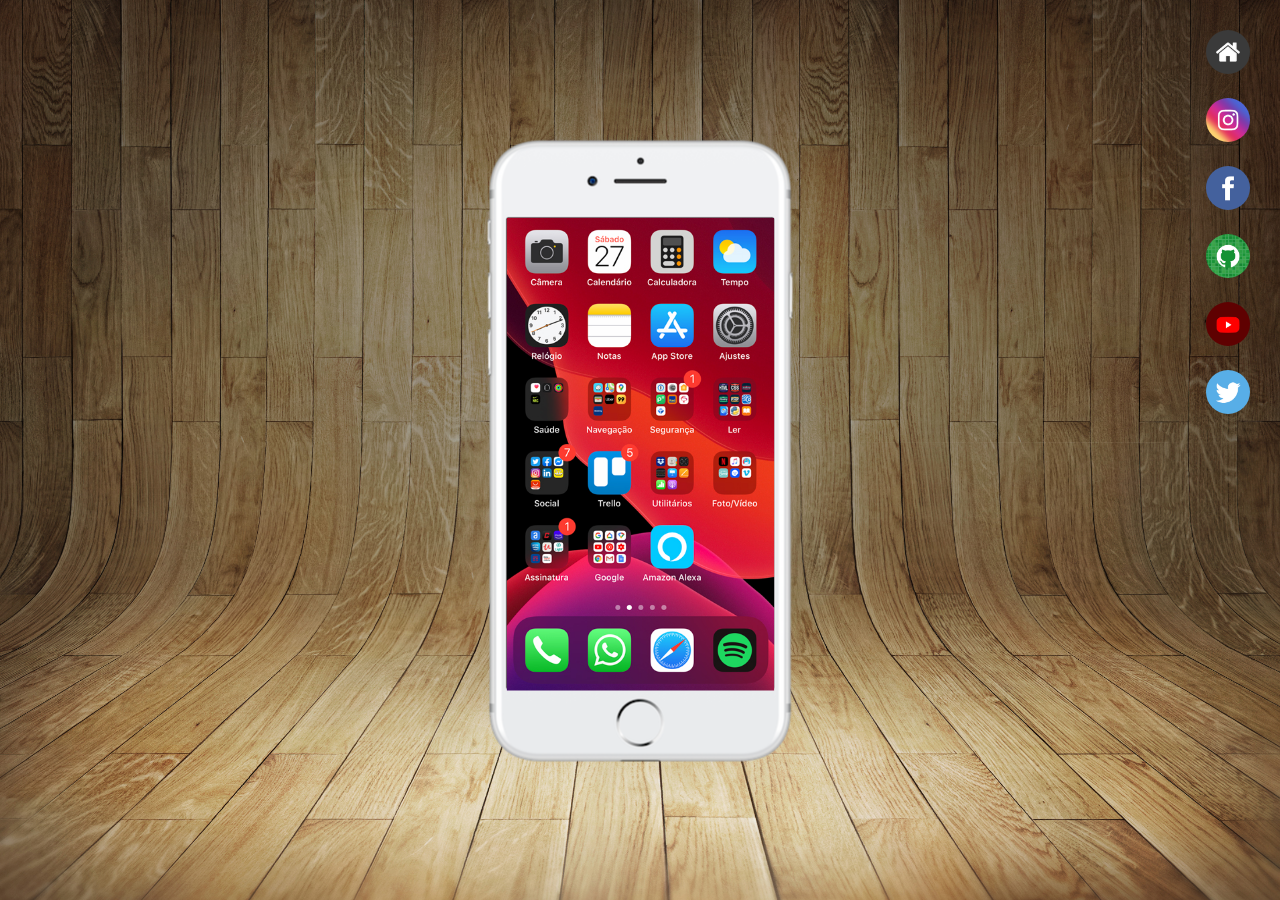
<file: index.html>
<!DOCTYPE html>
<html lang="pt-br">
<head>
    <meta charset="UTF-8">
    <meta name="viewport" content="width=device-width, initial-scale=1.0">
    <title>Projeto Redes Sociais</title>
    <link rel="stylesheet" href="style.css">
    <link rel="shortcut icon" href="favicon.ico" type="image/x-icon">
</head>
<body>
    <main>

        <section id="telefone">
            <iframe src="home.html" frameborder="0" name="tela" id="tela"></iframe>
            
        
        </section>
        <section id="redes-sociais">
           
            <a href="home.html" target="tela"><img src="imagens/logo-home.jpg" alt="Home" class="menu"></a> <br>

            <a href="instagran.html" target="tela"><img src="imagens/logo-instagram.jpg" alt="Instagran" class="menu"></a> <br>

            <a href="facebook.html" target="tela"><img src="imagens/logo-facebook.jpg" alt="Facebook" class="menu"></a> <br>

            <a href="github.html" target="tela">
                <img src="imagens/logo-github.jpg"
                alt="GitHub" class="menu"> <br>
            </a>

            <a href="yotube.html" target="tela">
                <img src="imagens/logo-youtube.jpg"
                alt="YouTube" class="menu">
            </a> <br>

            <a href="twitter.html" target="tela"><img src="imagens/logo-twitter.jpg" alt="Twitter" class="menu"> <br></a>
        </section>

    
    </main>
    
</body>
</html>
</file>
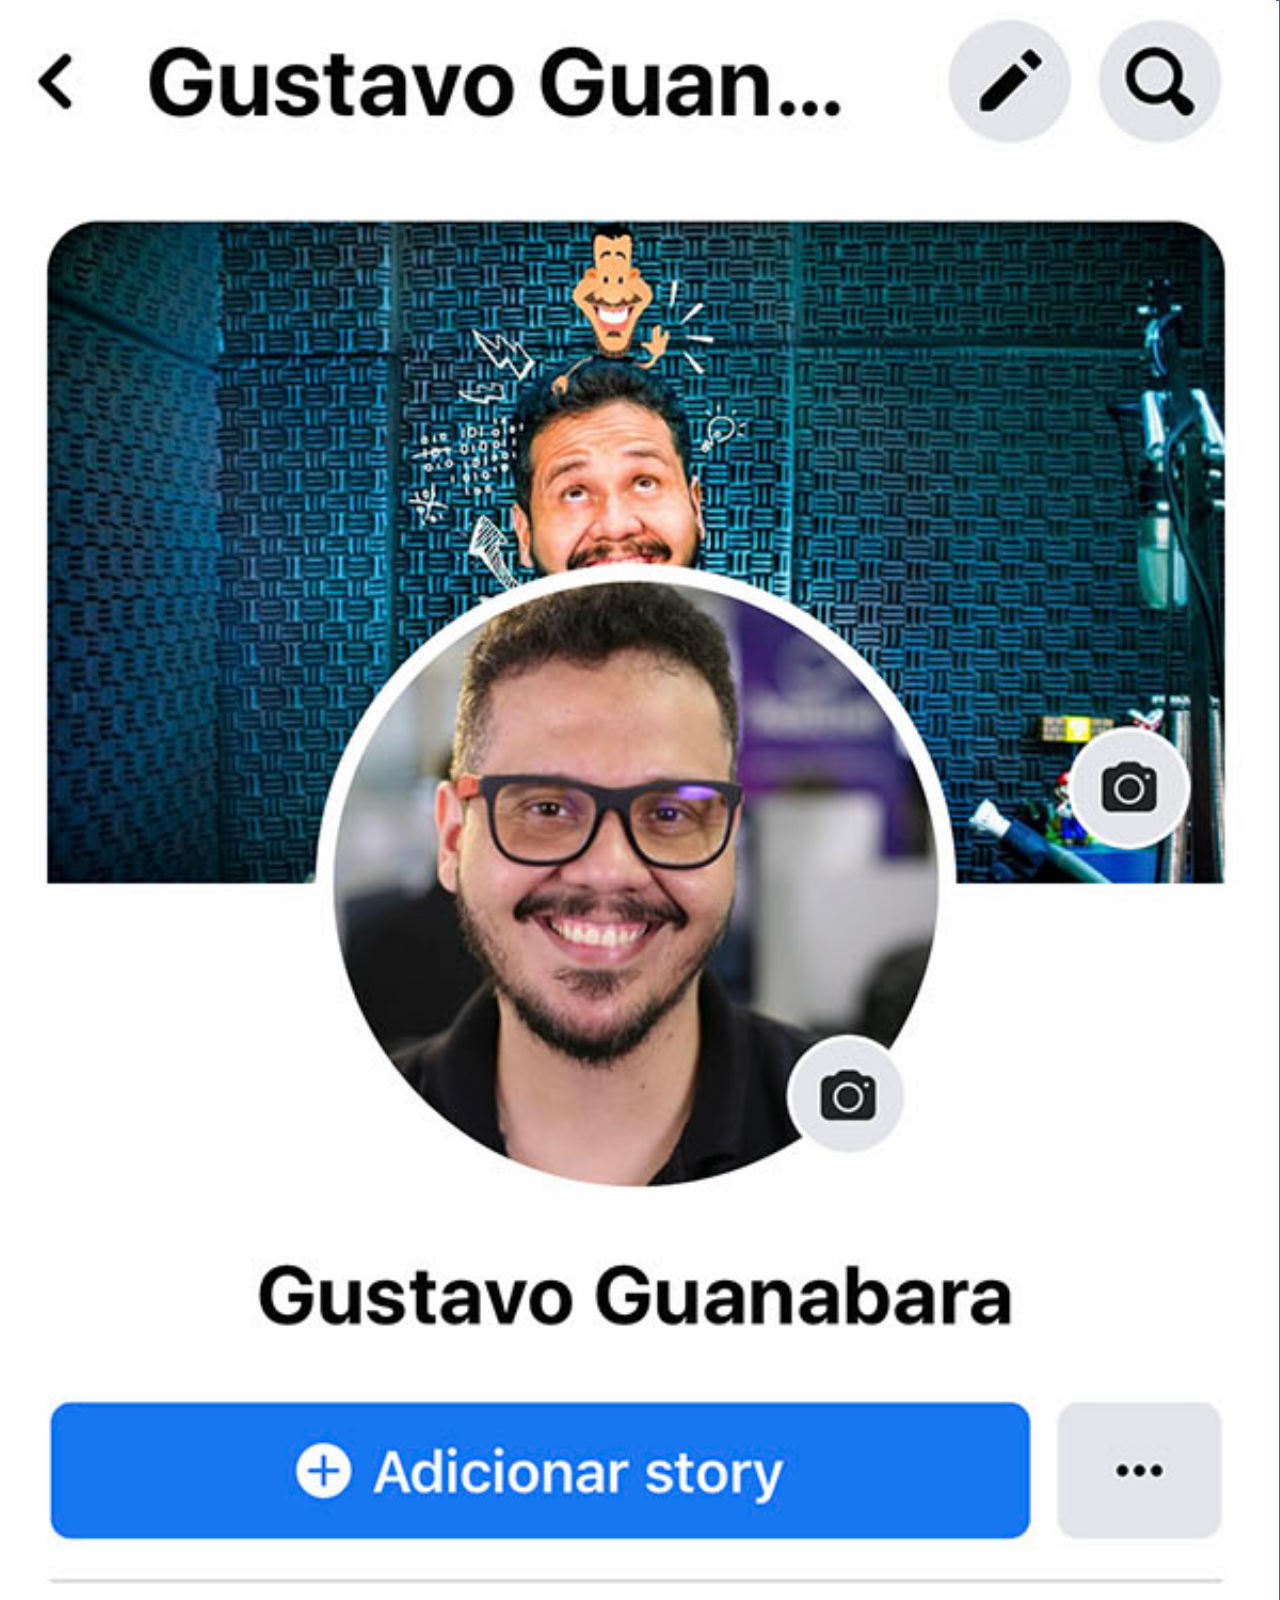
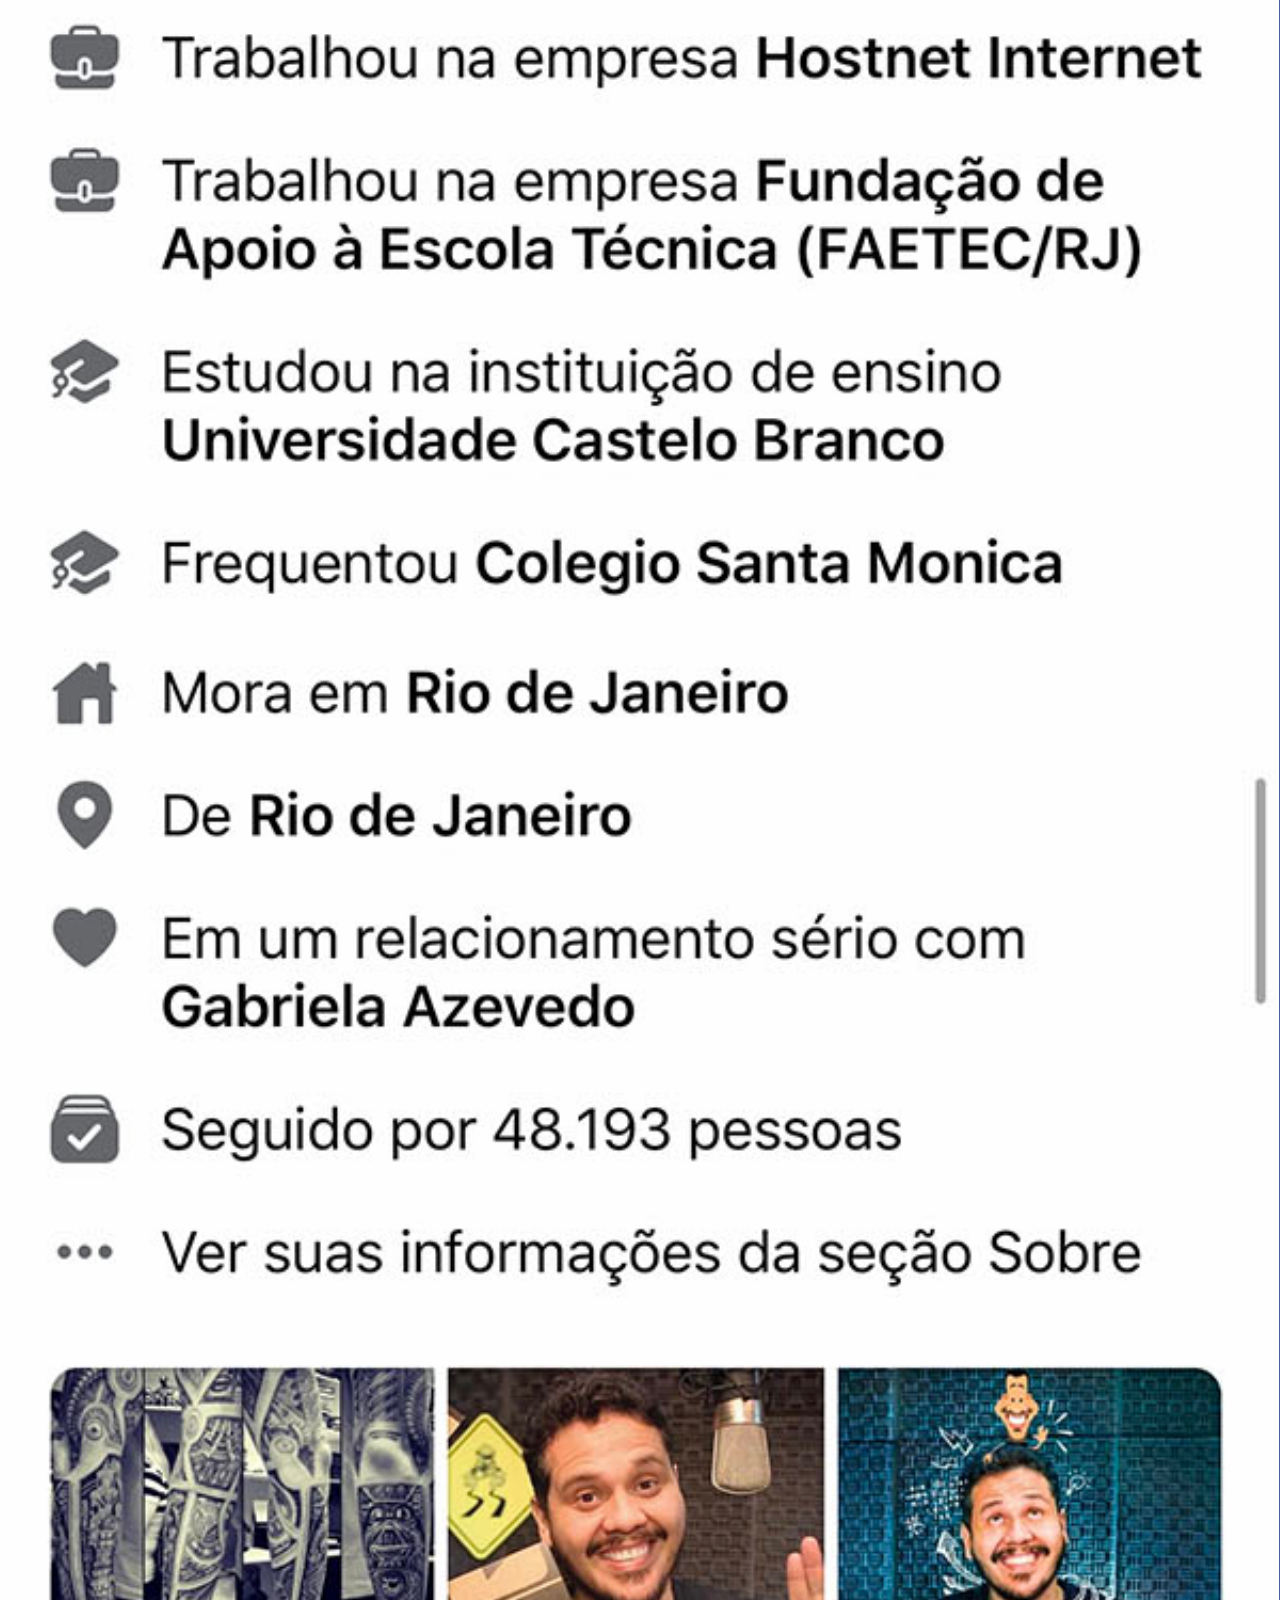
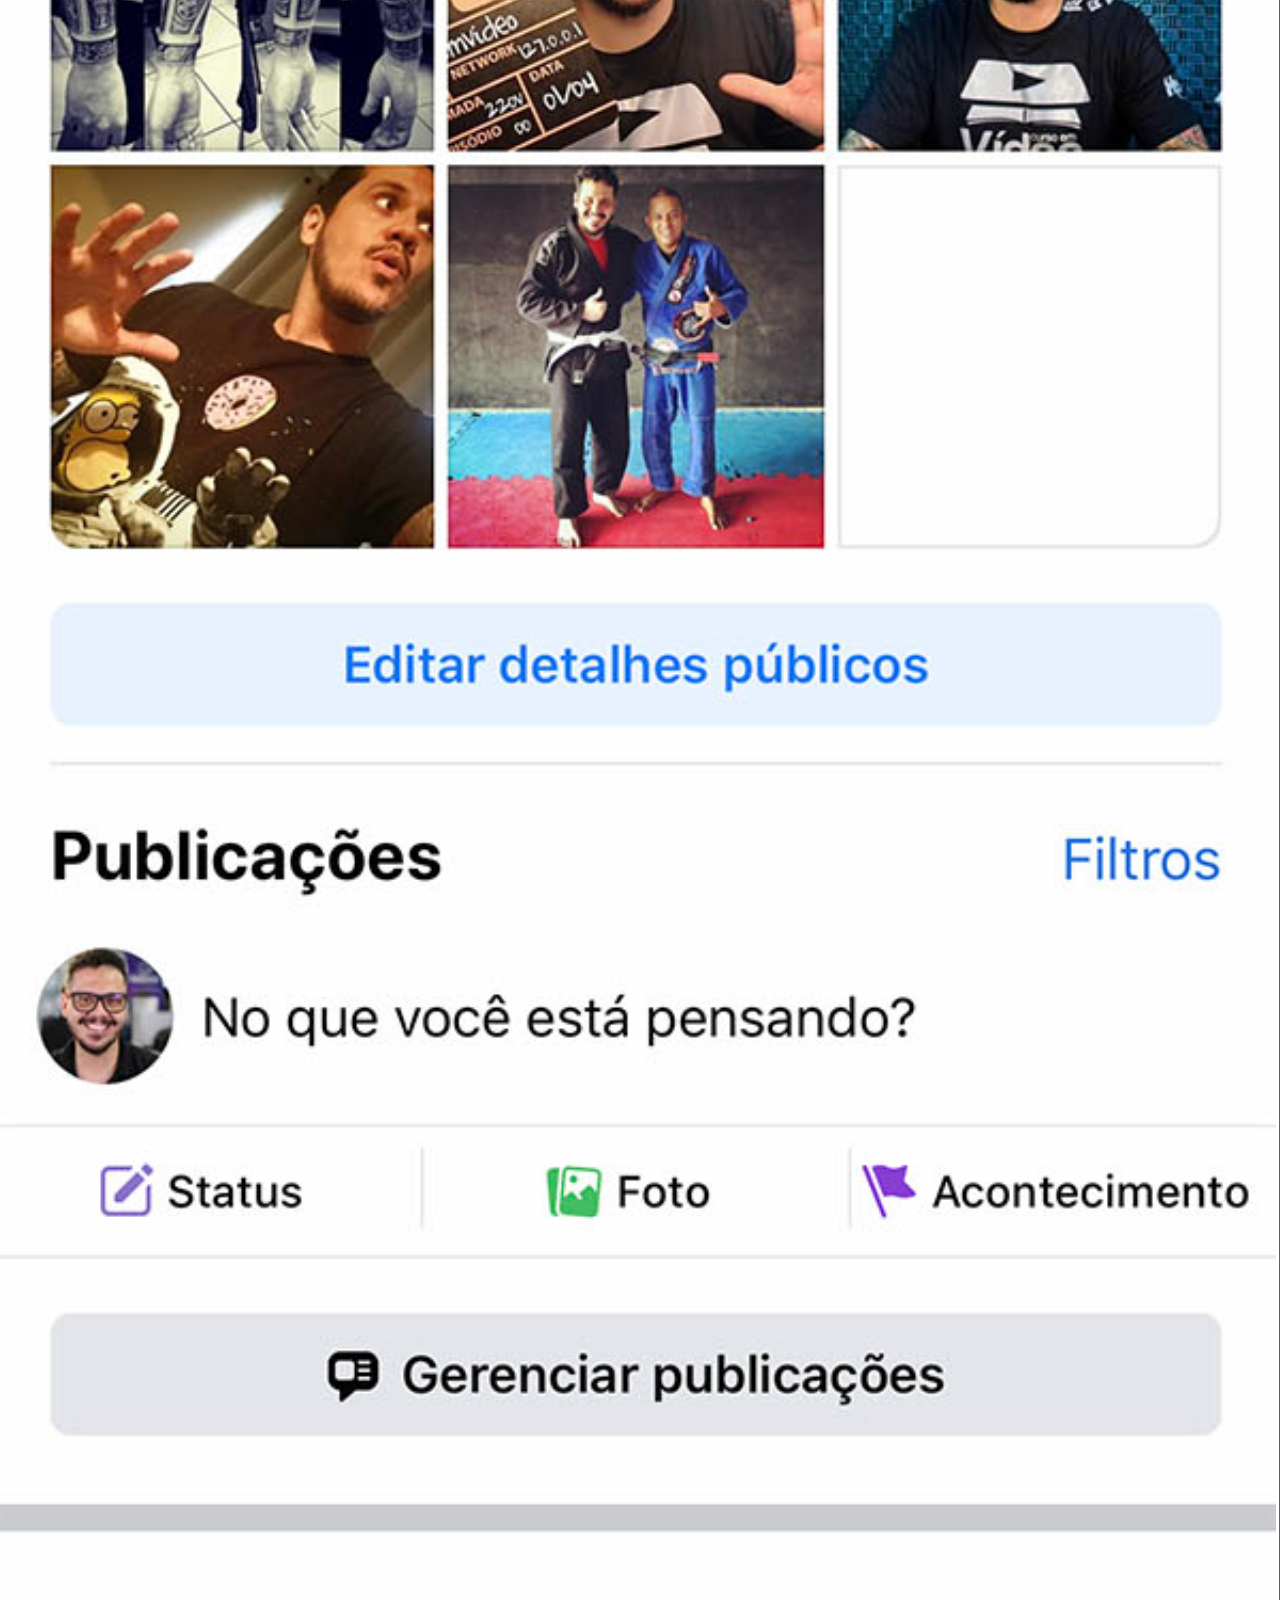
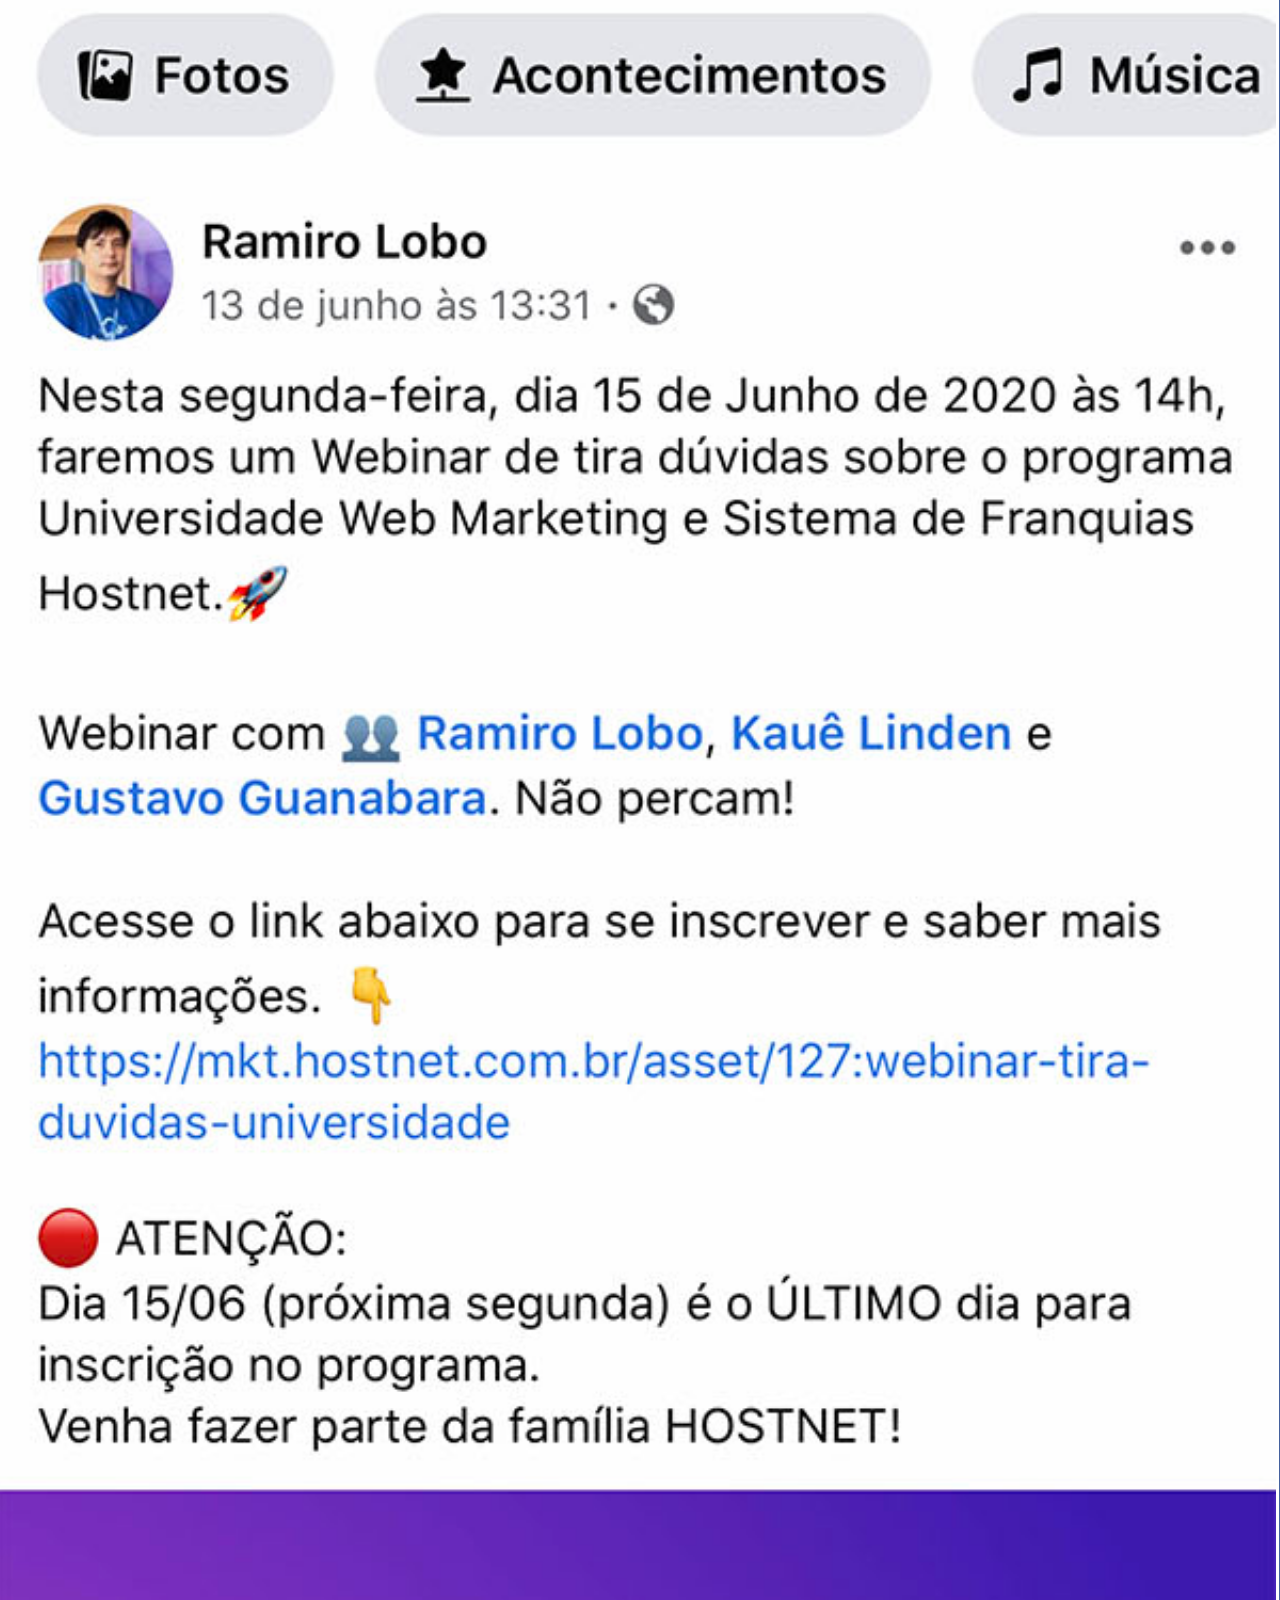
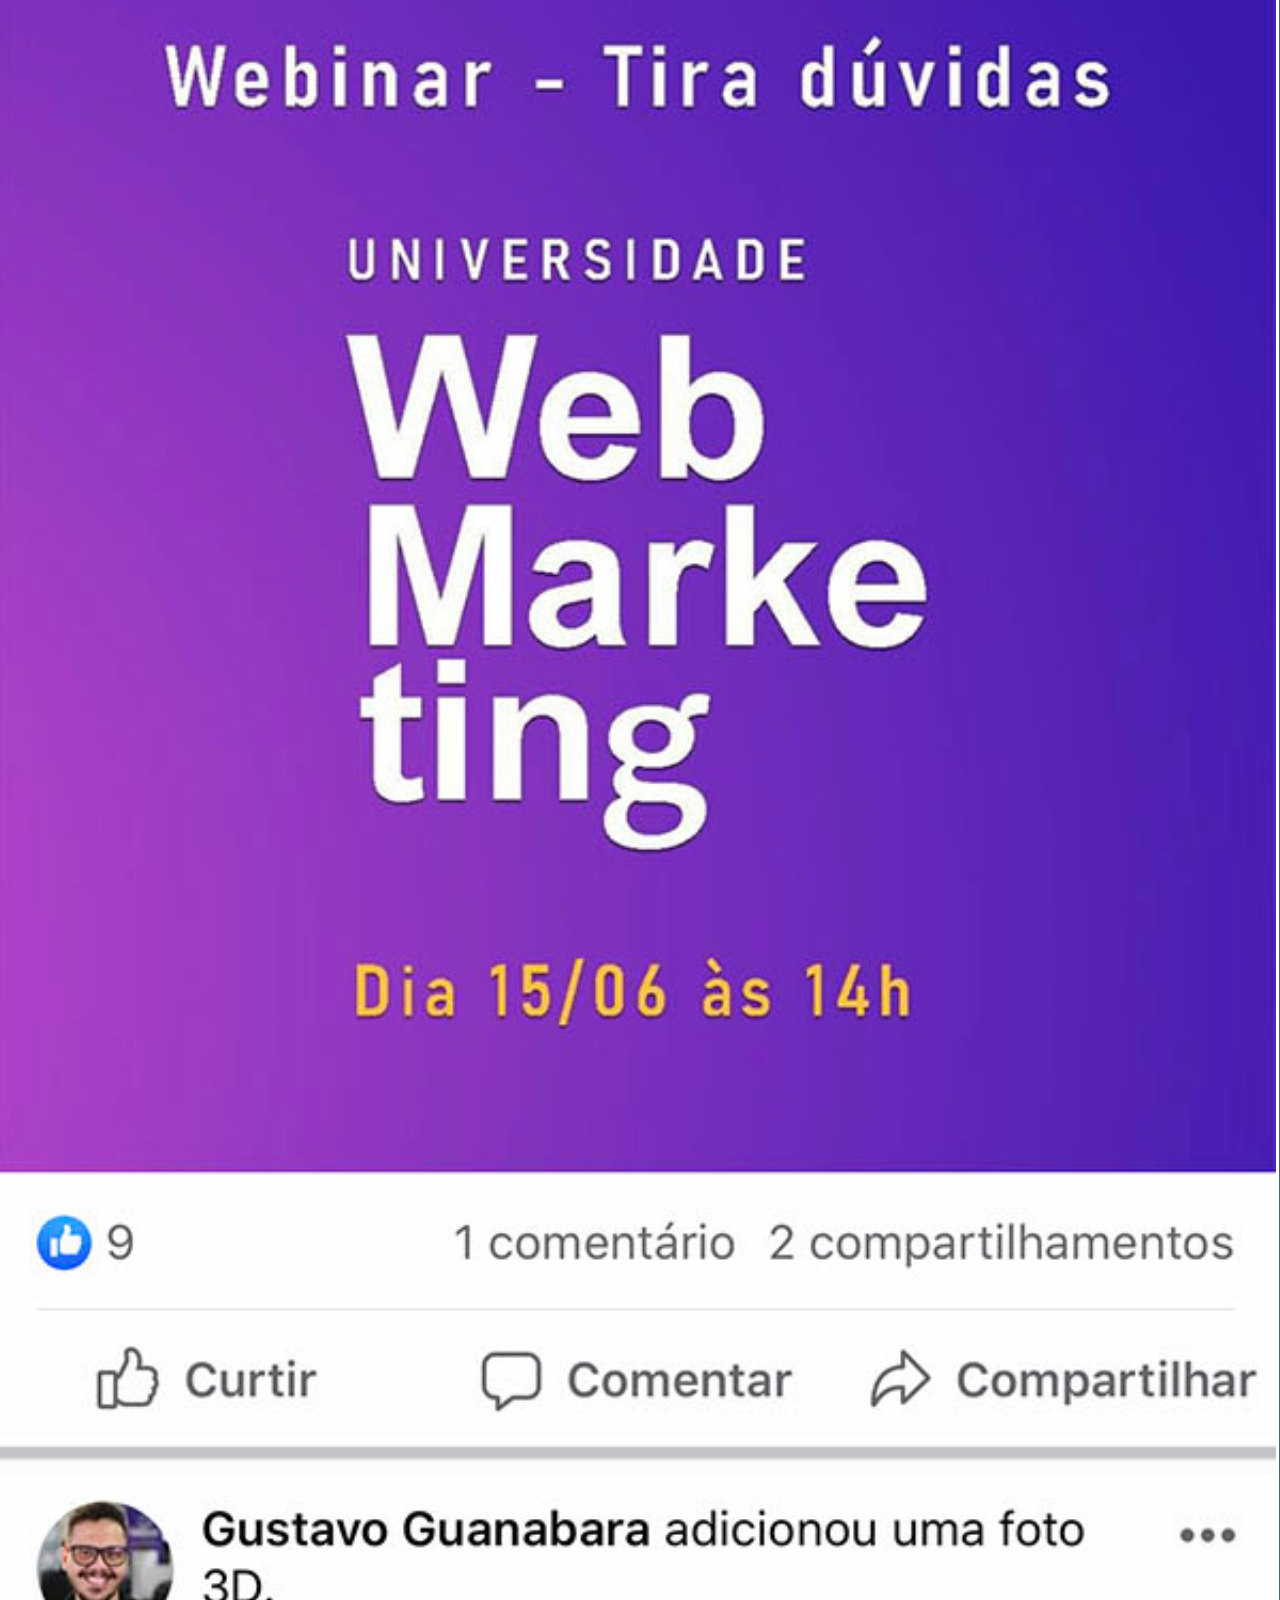
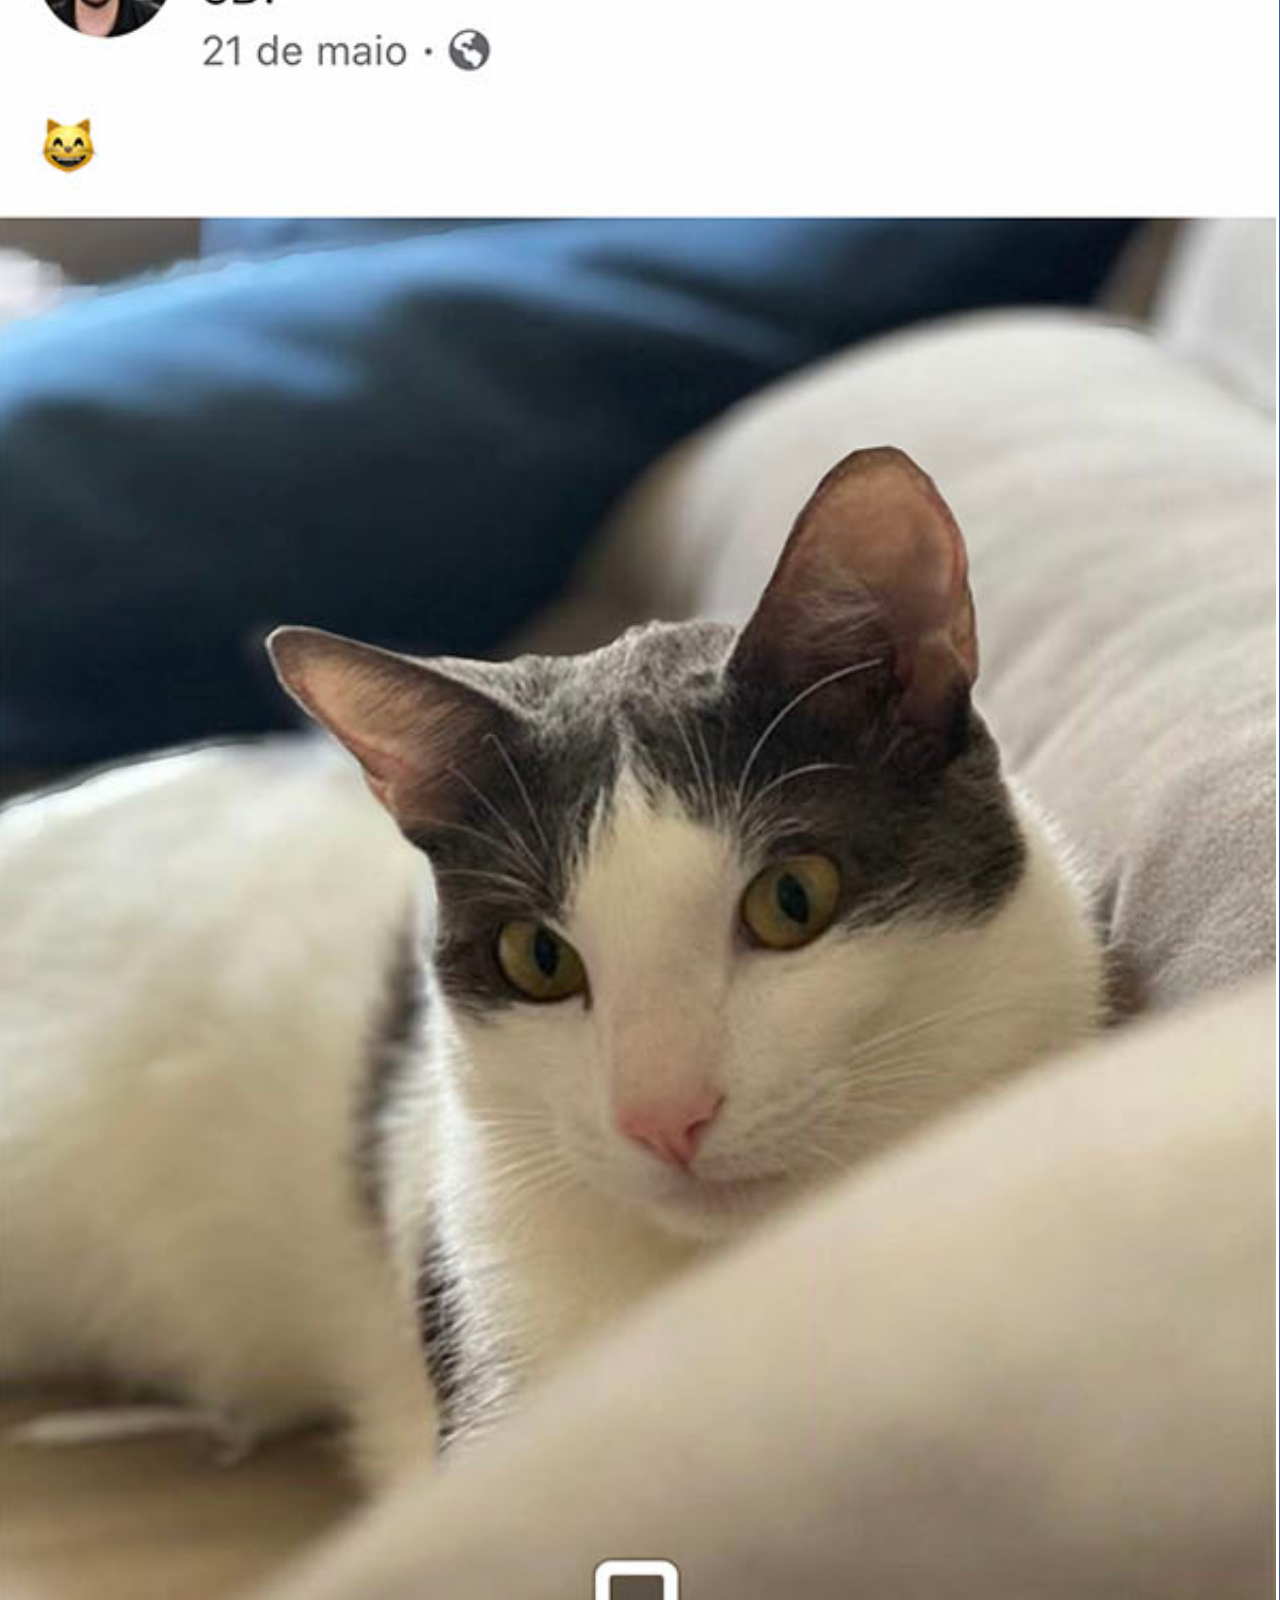
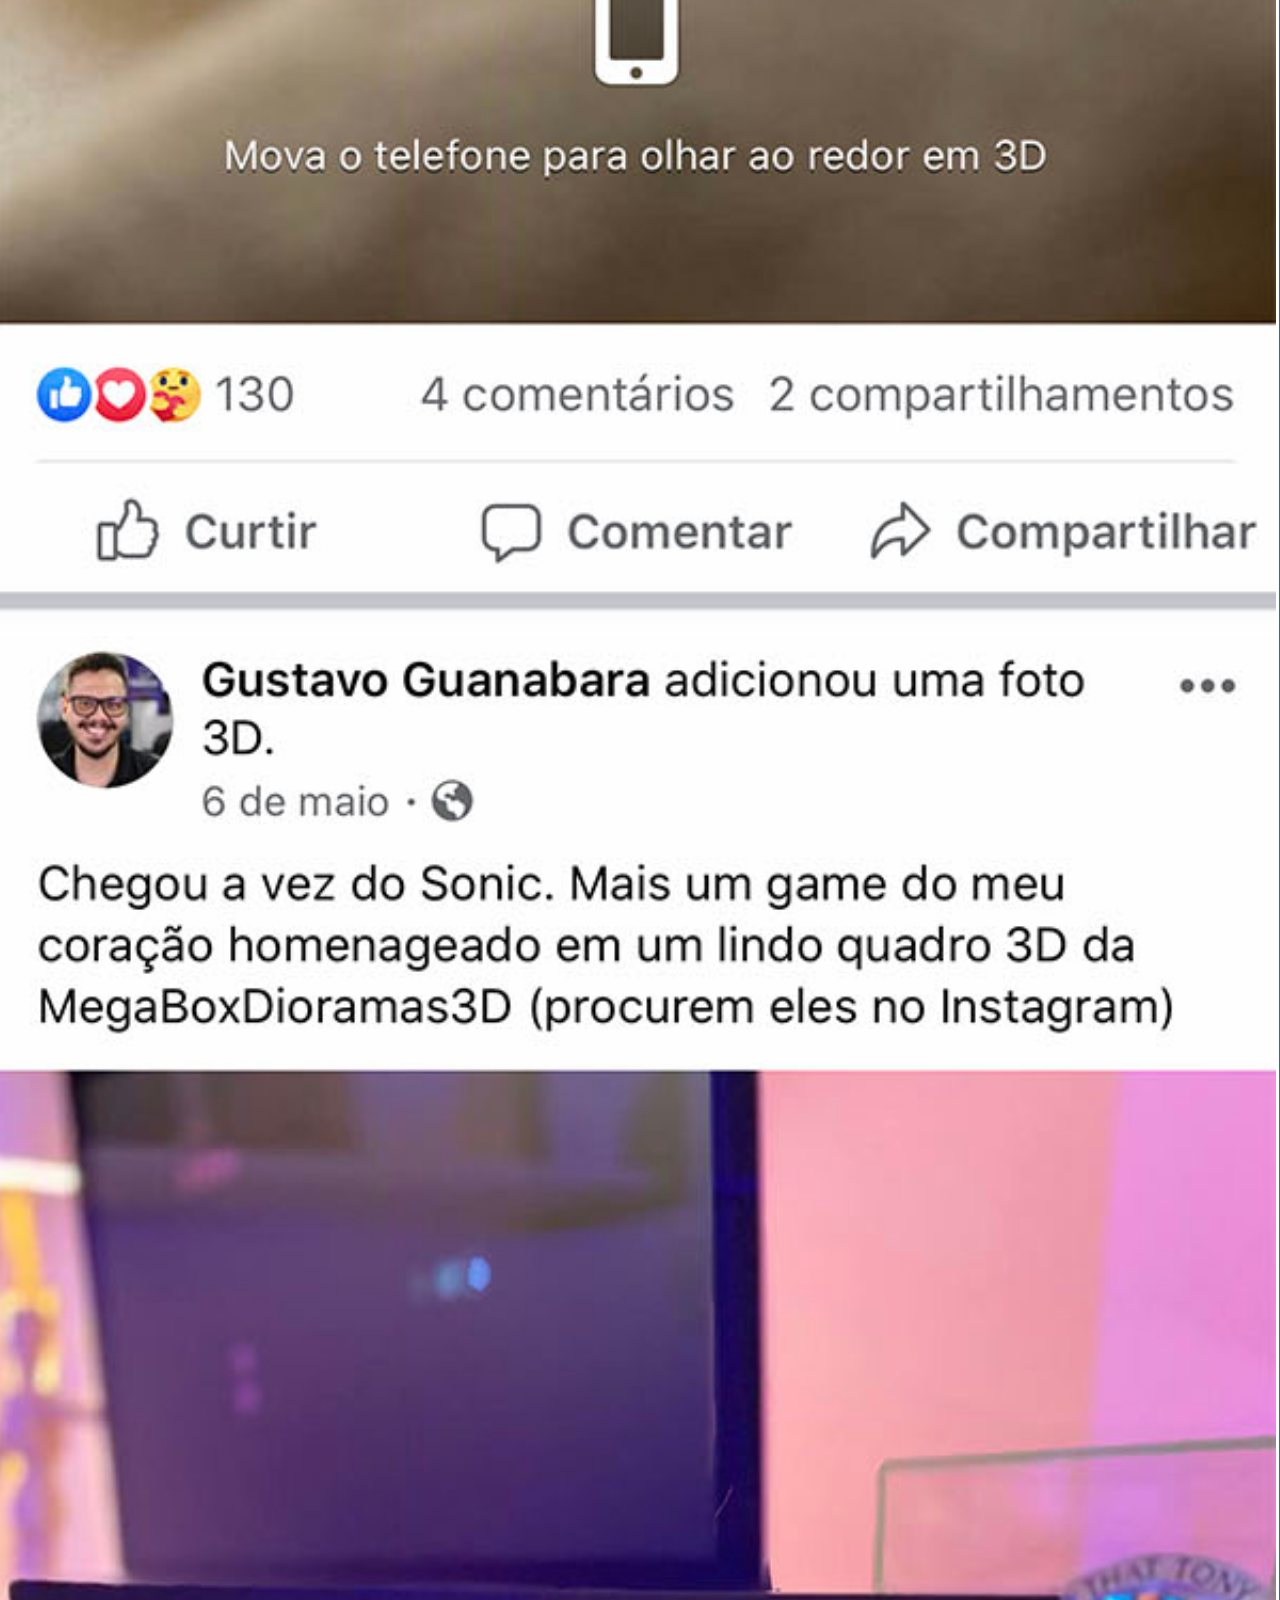
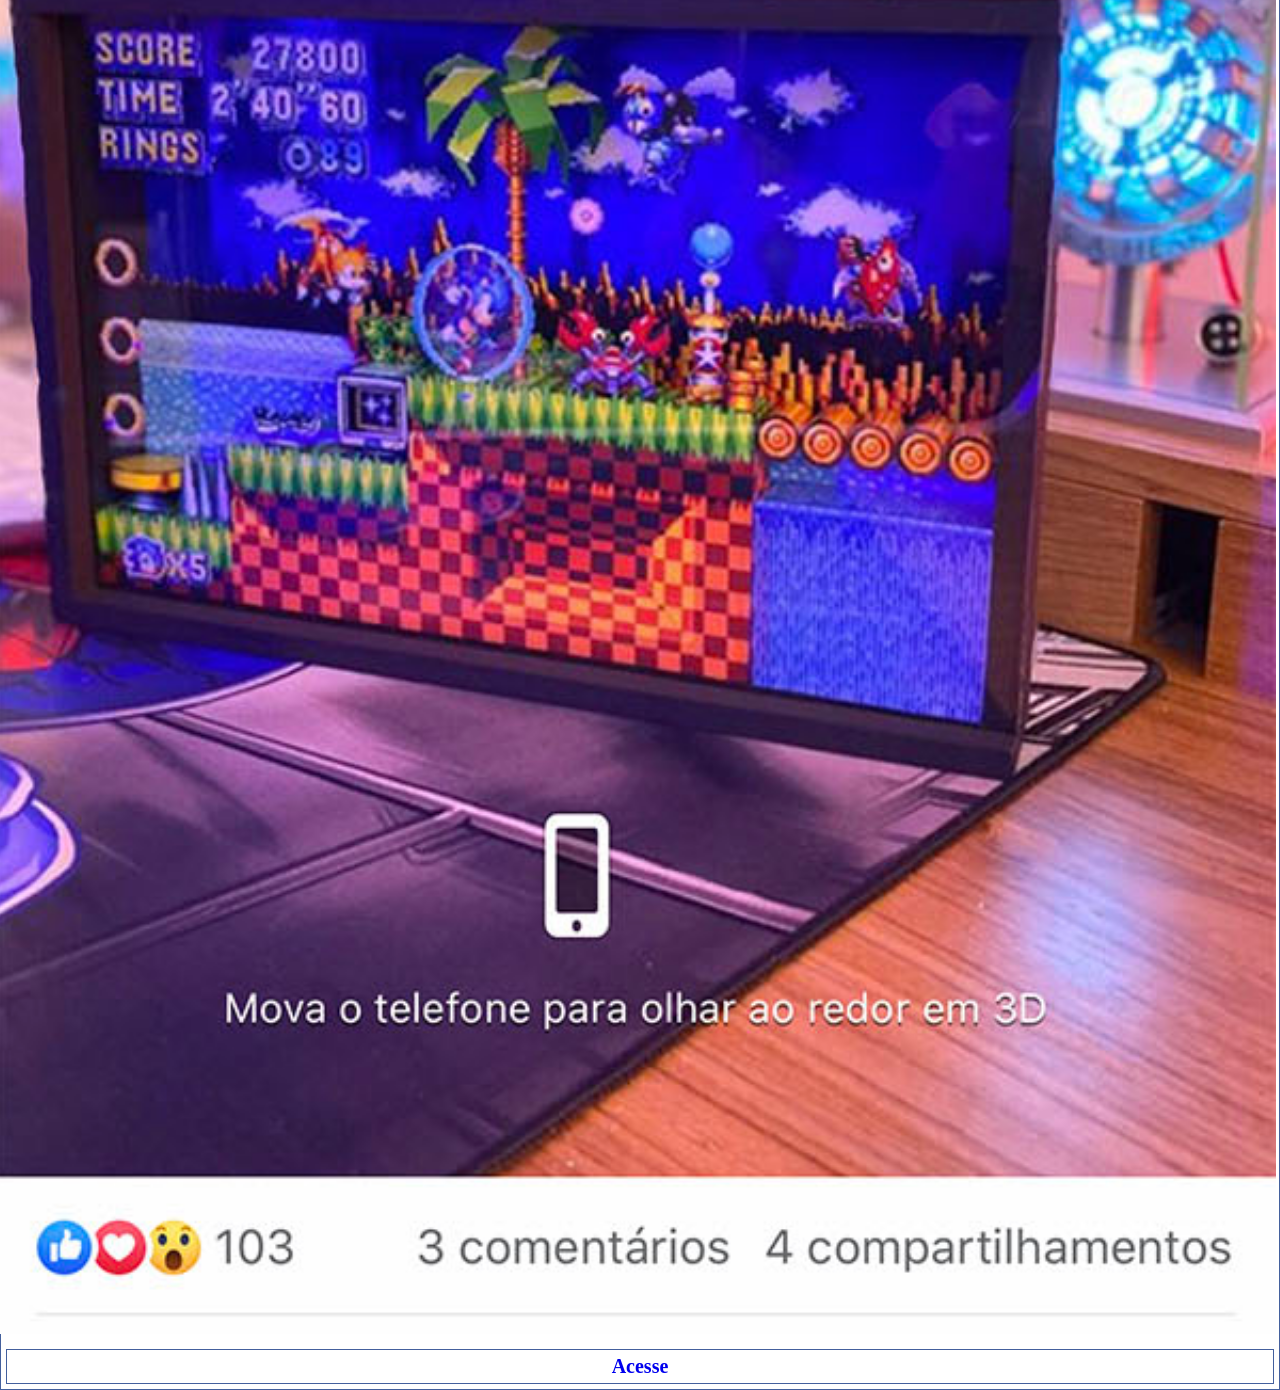
<file: facebook.html>
<!DOCTYPE html>
<html lang="pt-br">
<head>
    <meta charset="UTF-8">
    <meta name="viewport" content="width=device-width, initial-scale=1.0">
    <title>Facebook</title>
    <style>
        *{
            padding: 0;
            margin: 0;

    }
    body::-webkit-scrollbar {
        display: none;            
    }
    section{
        
        color:#5a81d5;
        padding: 5px;
        font-size: 20px;
        font-weight: bold;
        font-family: 'Times New Roman', Times, serif;
        background-color: rgb(255, 255, 255);
        border: 1px solid #44609d;

        
        
        
       
       
       
        
    }
    a{
        display: block;
        text-align: center;
        text-decoration: none;
        
       
        
        
        
    }
  
    
    img{
        width: 100vw;
        position: relative;
        left: -10px;
        top: -10px;
    }
    
       
       


        

    </style>

</head>
<body>
    <section>
        <img src="imagens/tela-facebook.jpg" alt="Facebook">
        <section><a href="#">Acesse</a></section>
        
    </section>
</body>
</html>
</file>
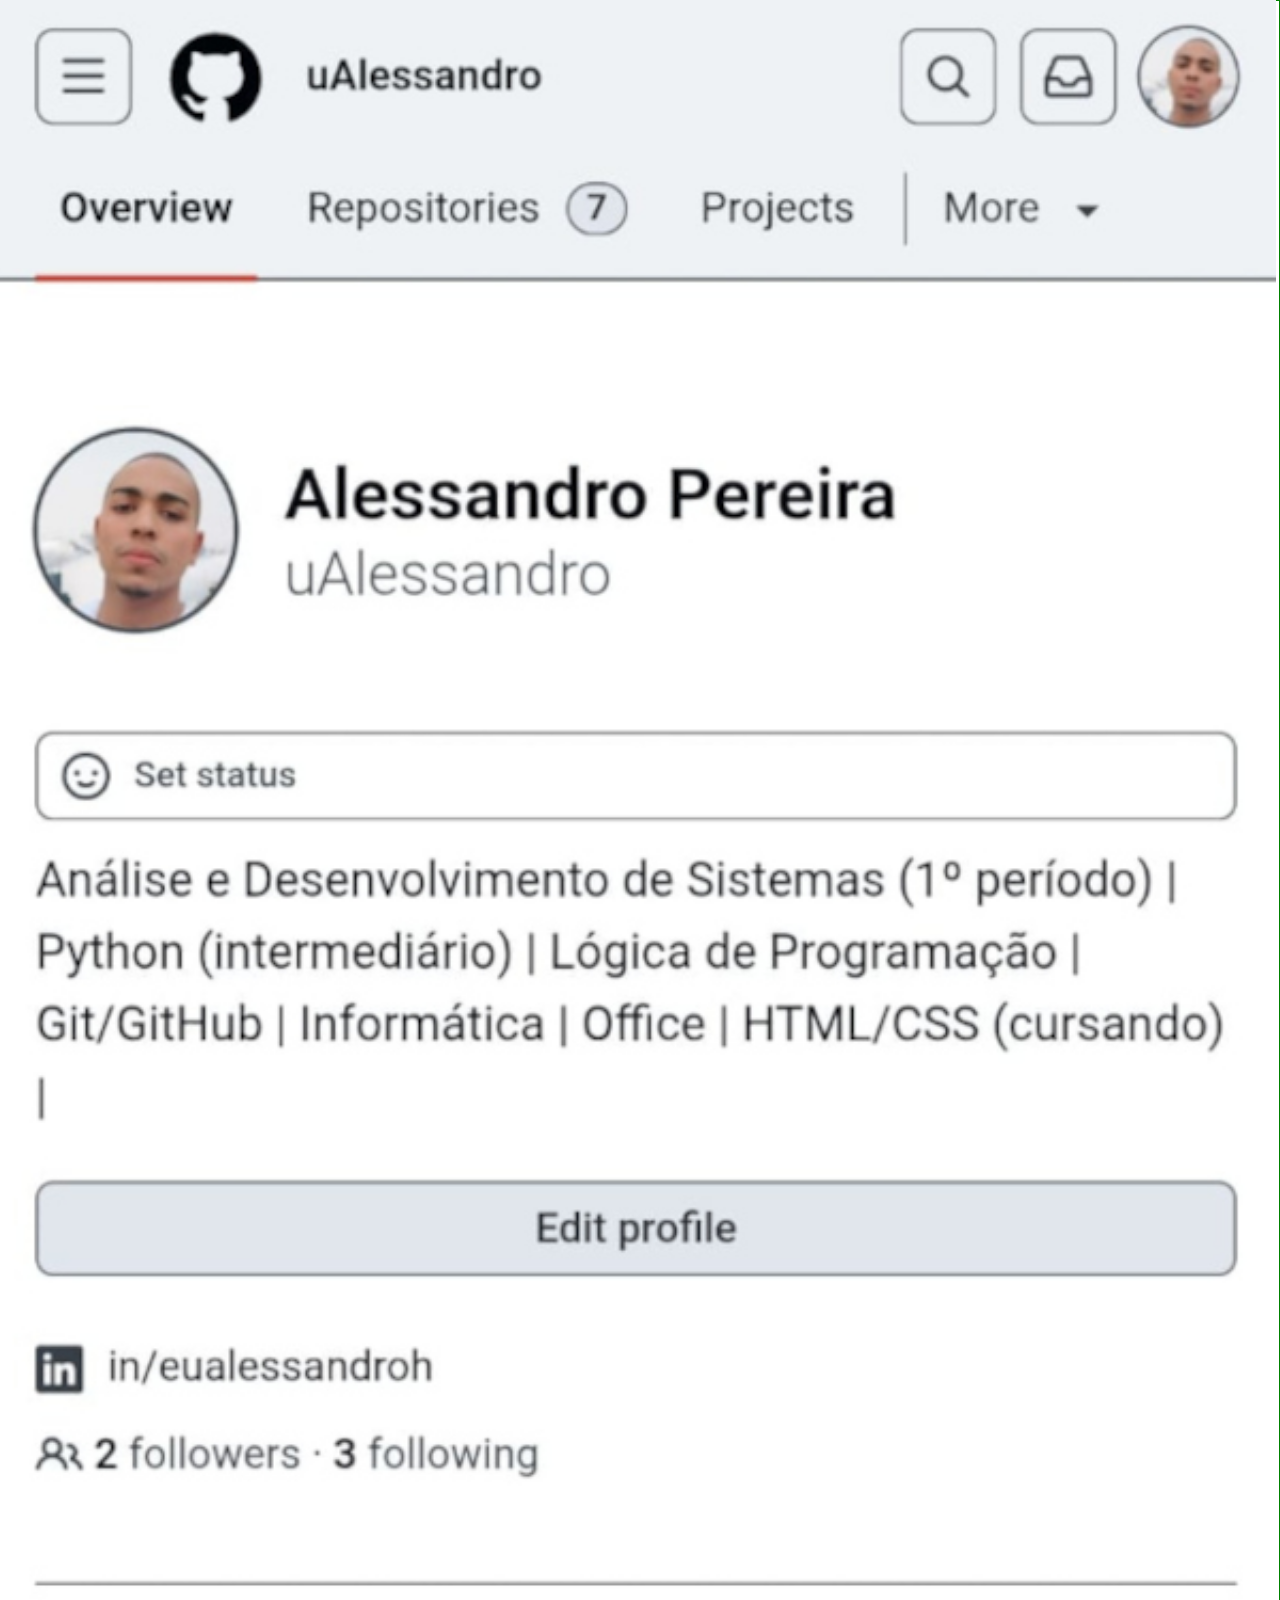
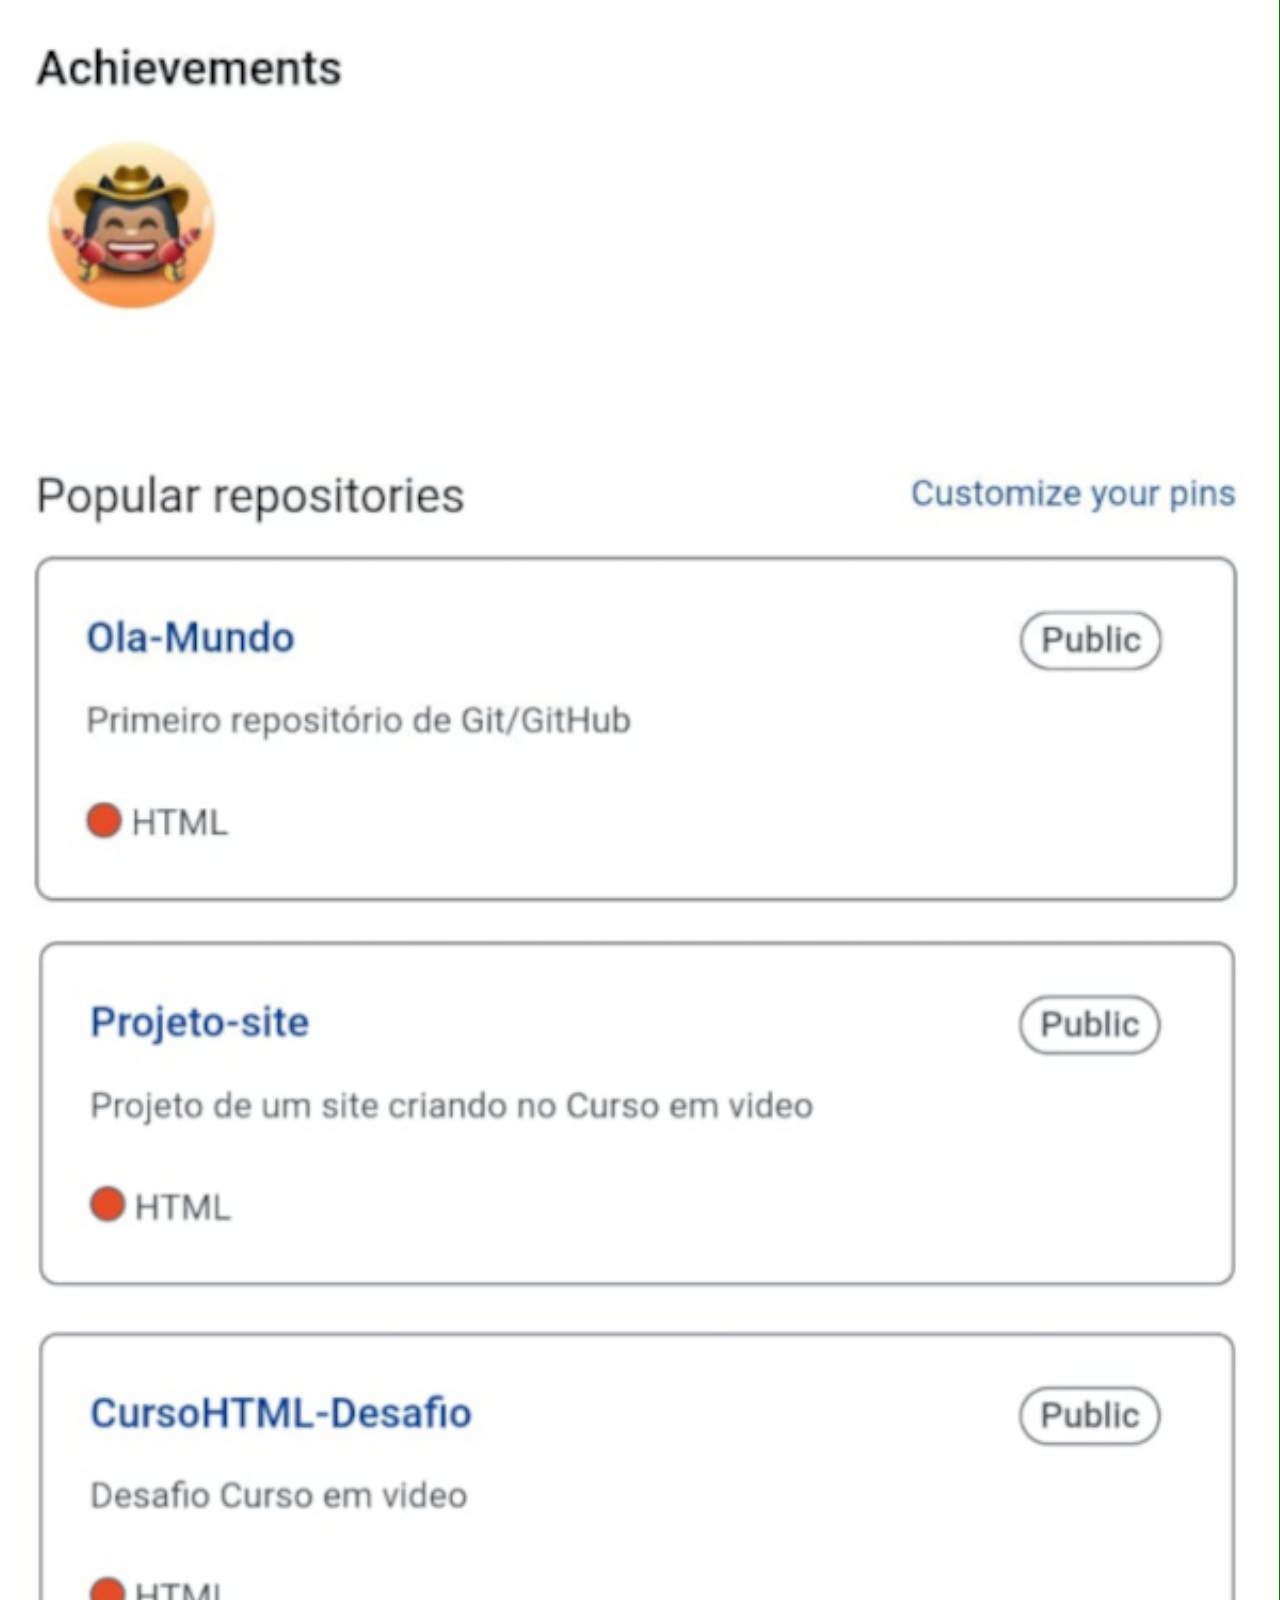
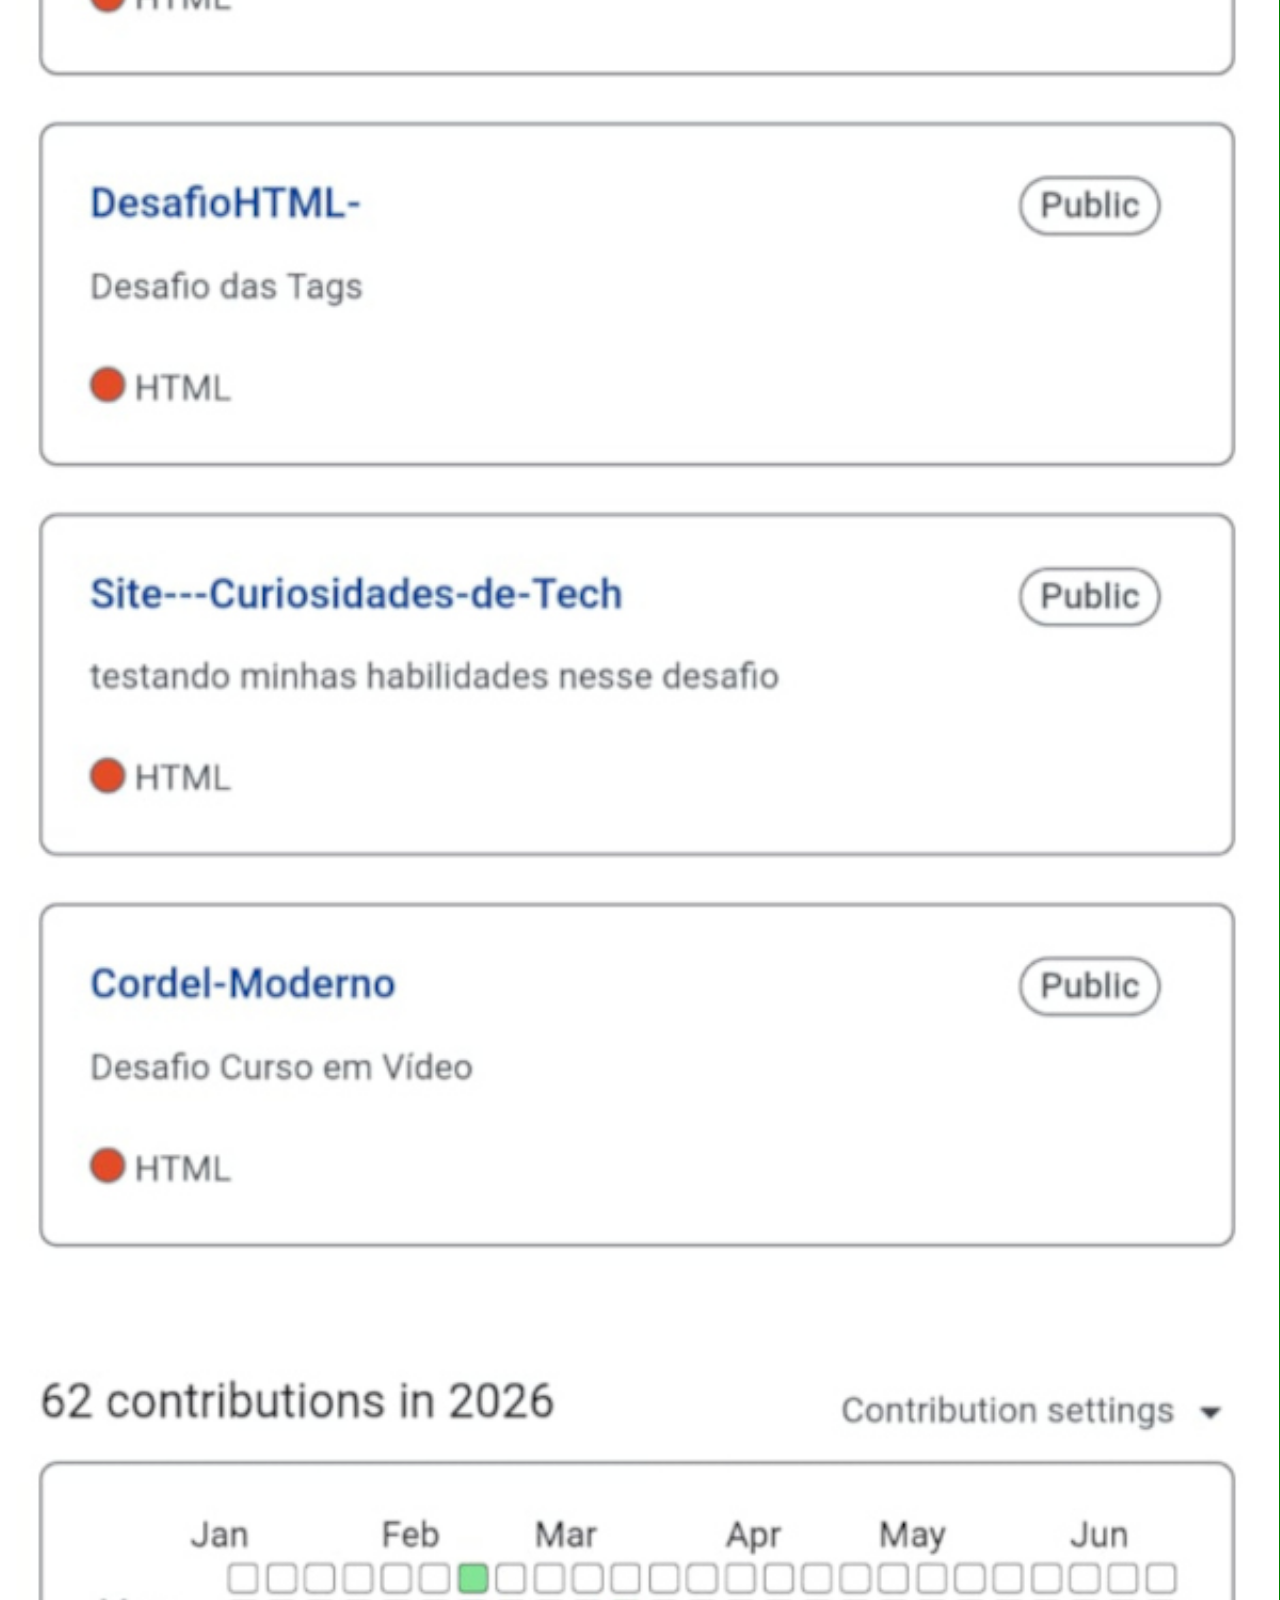
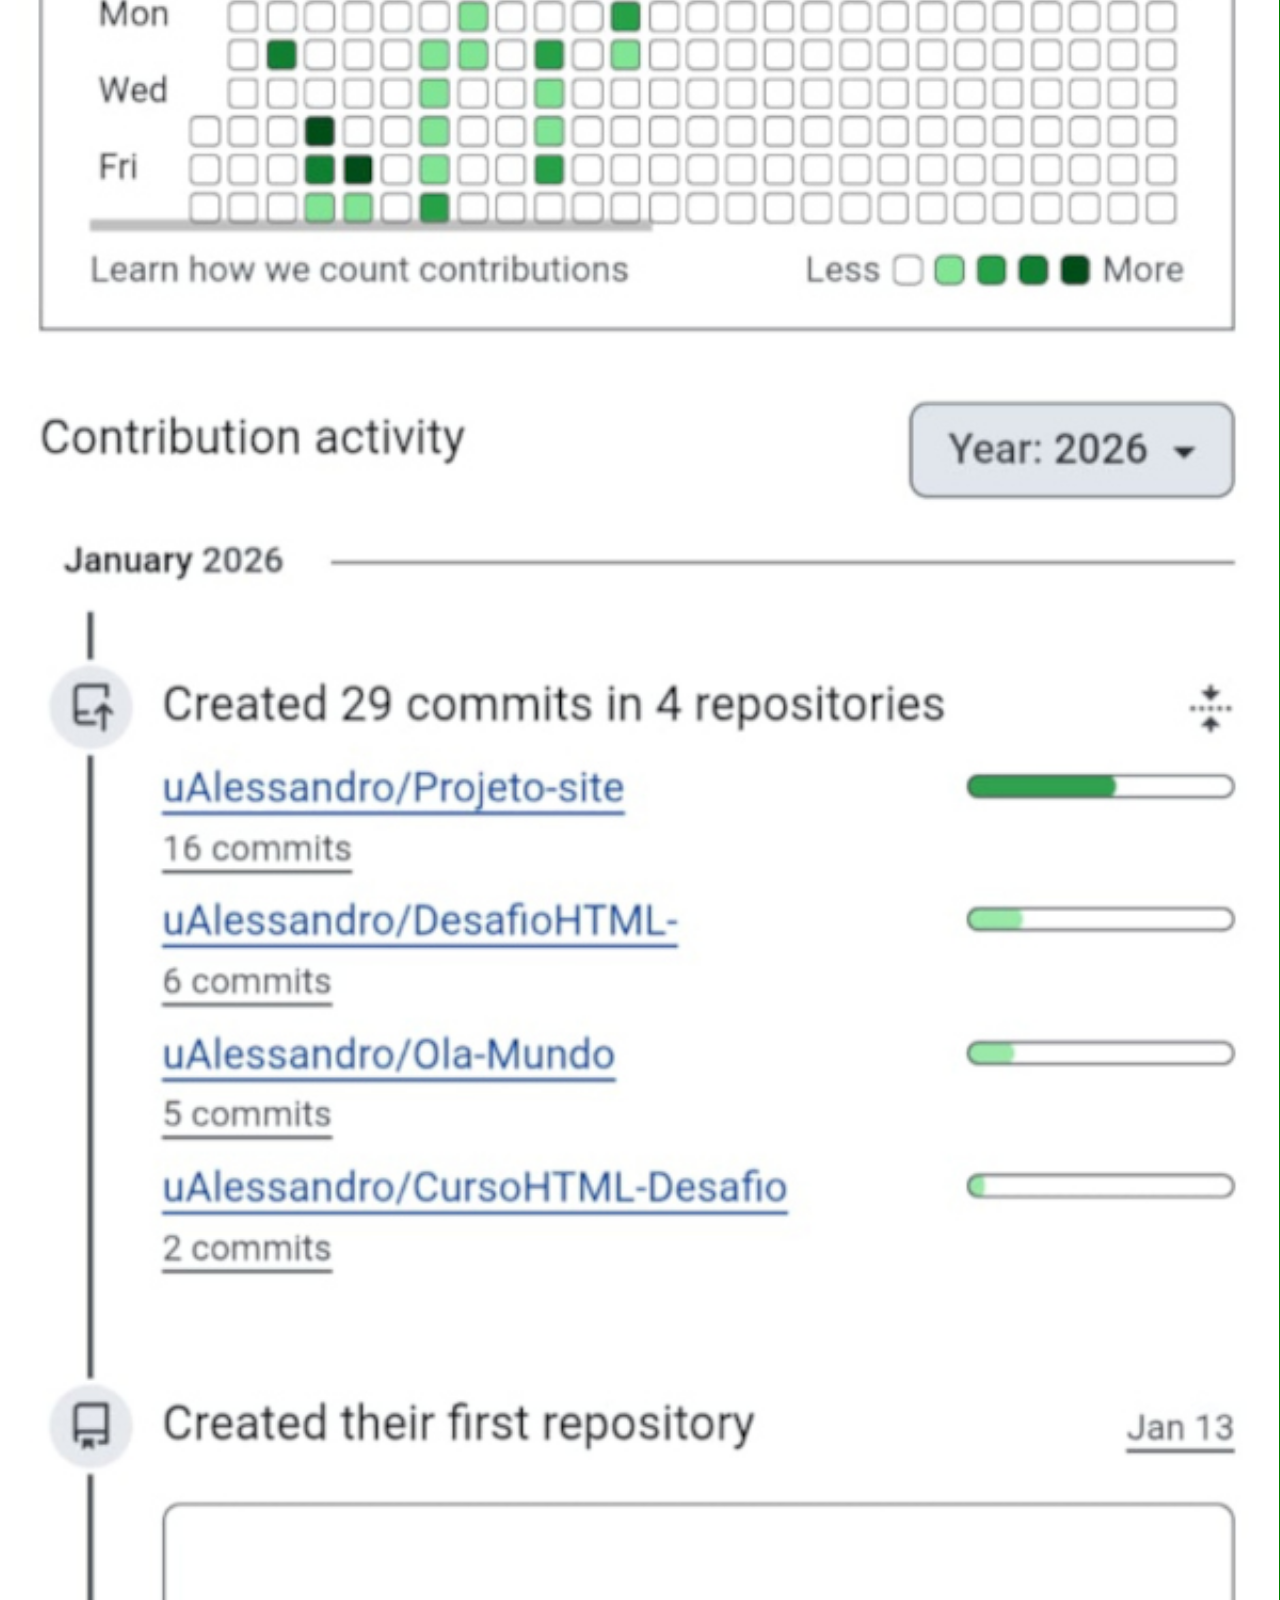
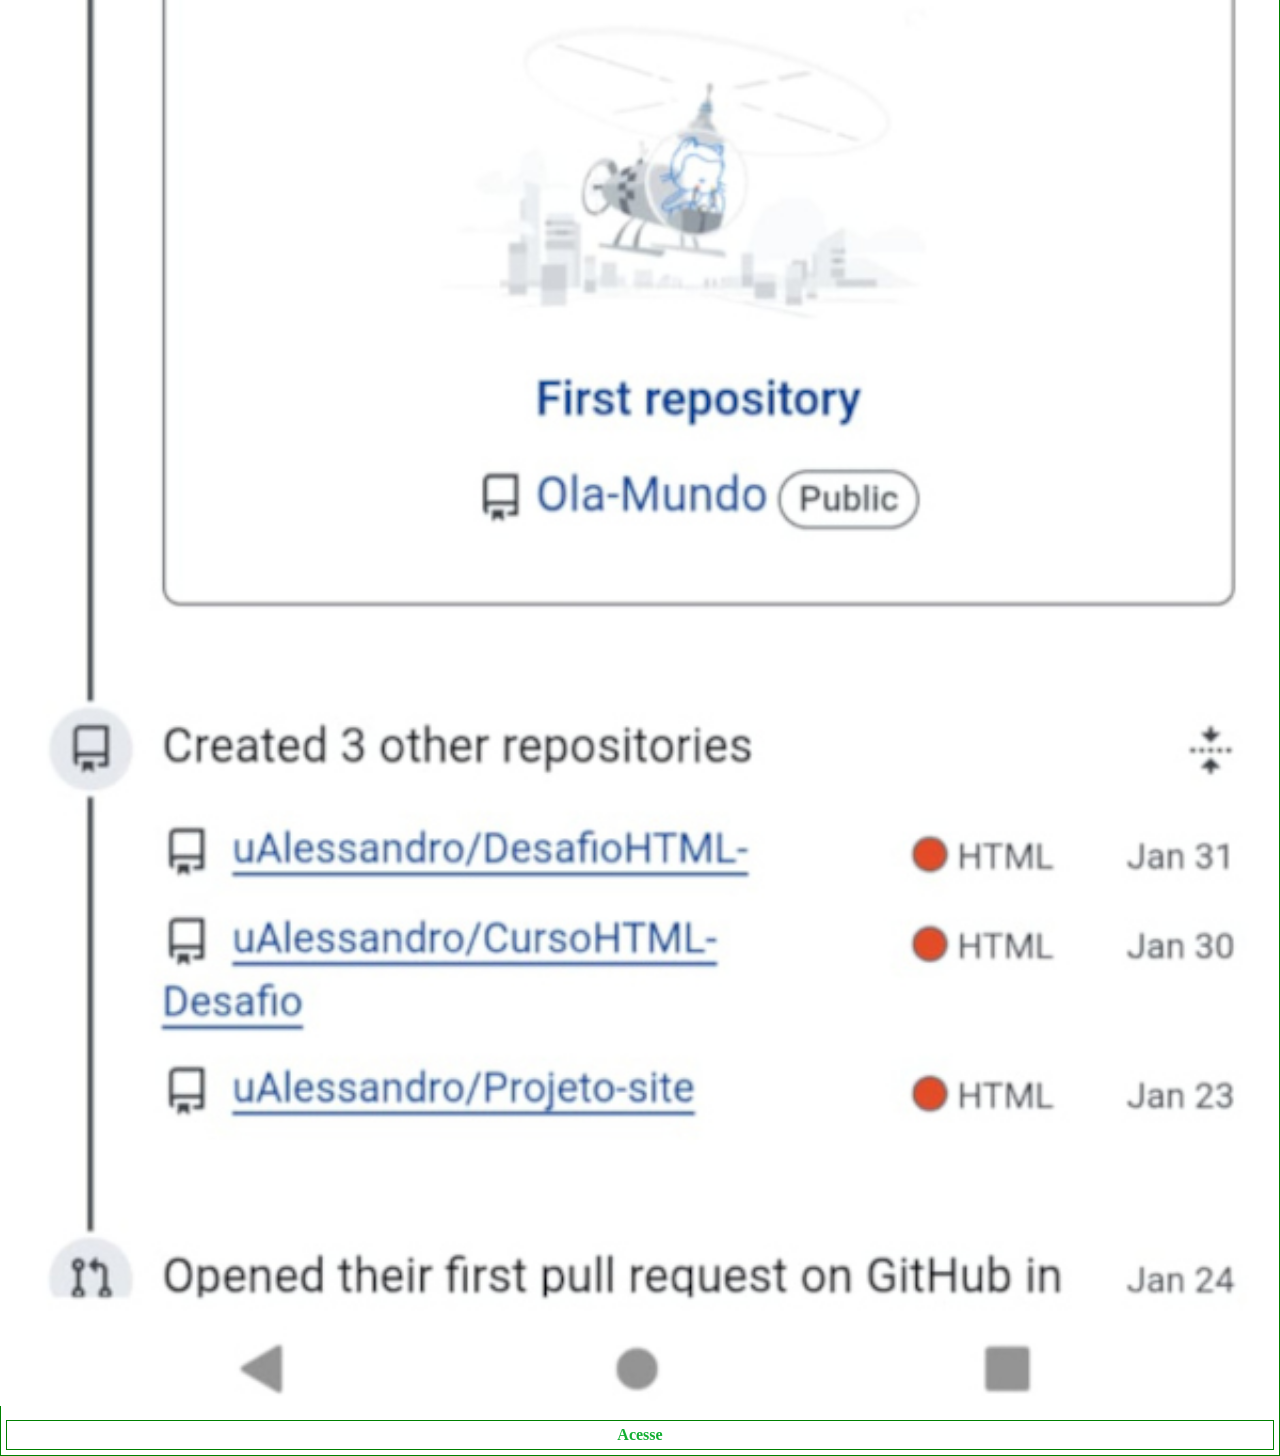
<file: github.html>
<!DOCTYPE html>
<html lang="pt-br">
<head>
    <meta charset="UTF-8">
    <meta name="viewport" content="width=device-width, initial-scale=1.0">
    <title>GitHub</title>
</head>
<style>
    *{padding: 0;
        margin: 0;

    }
    body{
        background-color: white;
        
        
    }
    body::-webkit-scrollbar {
         display: none;            
}
    section{
        text-align: center;
      
        padding: 5px;
        font-size: 20   px;
        font-weight: bold;
        font-family: 'Times New Roman', Times, serif;
        background-color: rgb(255, 255, 255);
        border: 1px solid green;
        
       
       
       
        
    }
    a{
        display: block;
        
        text-align: center;
       
        text-decoration: none;
        color: rgb(18, 175, 49);
      
       
    }
  
    
    section>img{
        width: 100vw;
        position: relative;
        left: -10px;
        top: -10px;
        
    }
    
</style>
<body>
    <section>
        <img src="imagens/git.jpeg" alt="GitHub">
        <section><a href="https://github.com/uAlessandro" target="_blank" rel="noopener noreferrer">Acesse</a></section>
    </section>
    
</body>
</html>
</file>
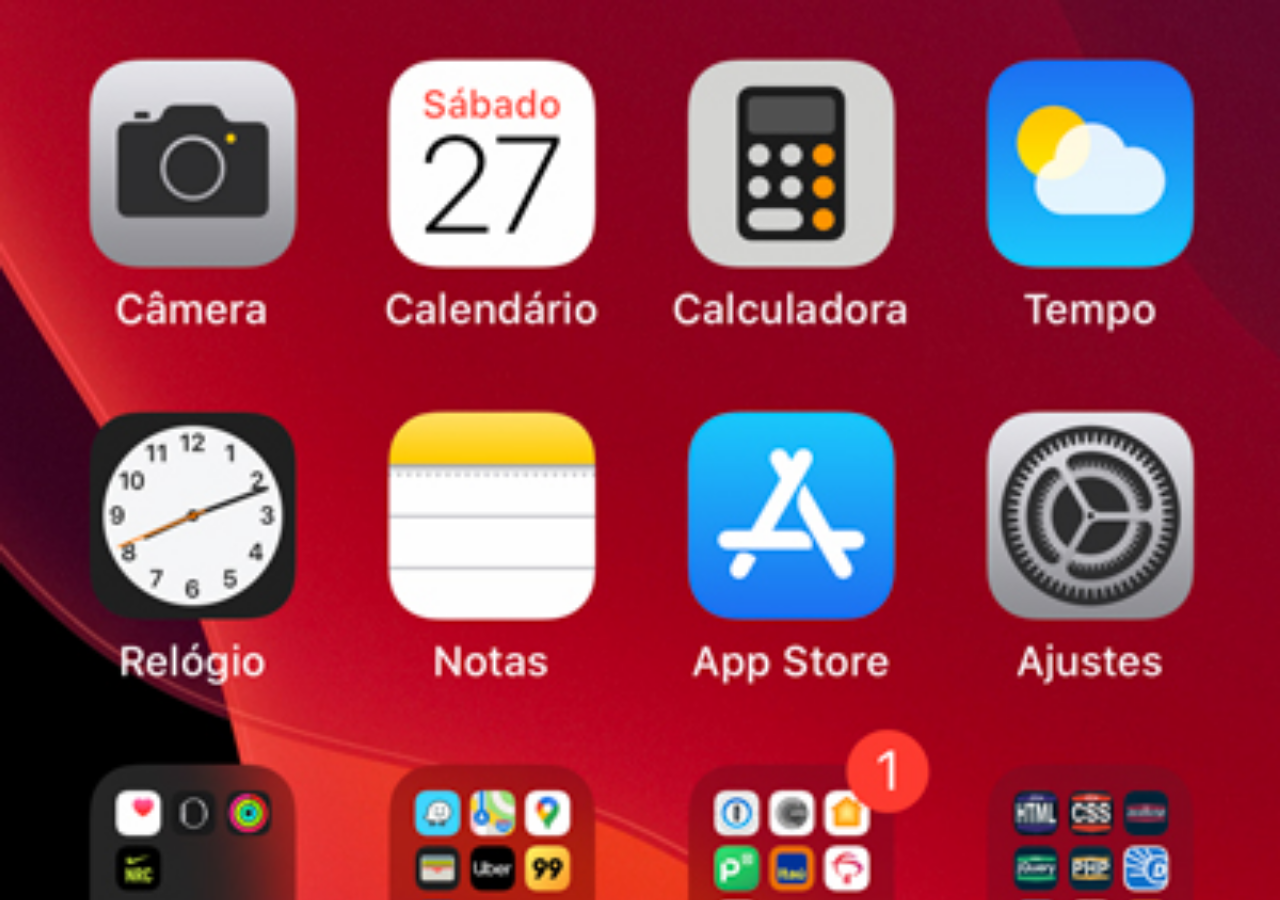
<file: home.html>
<!DOCTYPE html>
<html lang="pt-br">
<head>
    <meta charset="UTF-8">
    <meta name="viewport" content="width=device-width, initial-scale=1.0">
    <title>Home</title>
</head>
<style>
    *{
        padding: 0;
        margin: 0;
    }
    body{
        background: url(imagens/tela-home.jpg) no-repeat top center;
        width: 50vw;
        height: 50vh;
        background-size: cover; 
       
    }
</style>
<body>
    
</body>
</html>
</file>
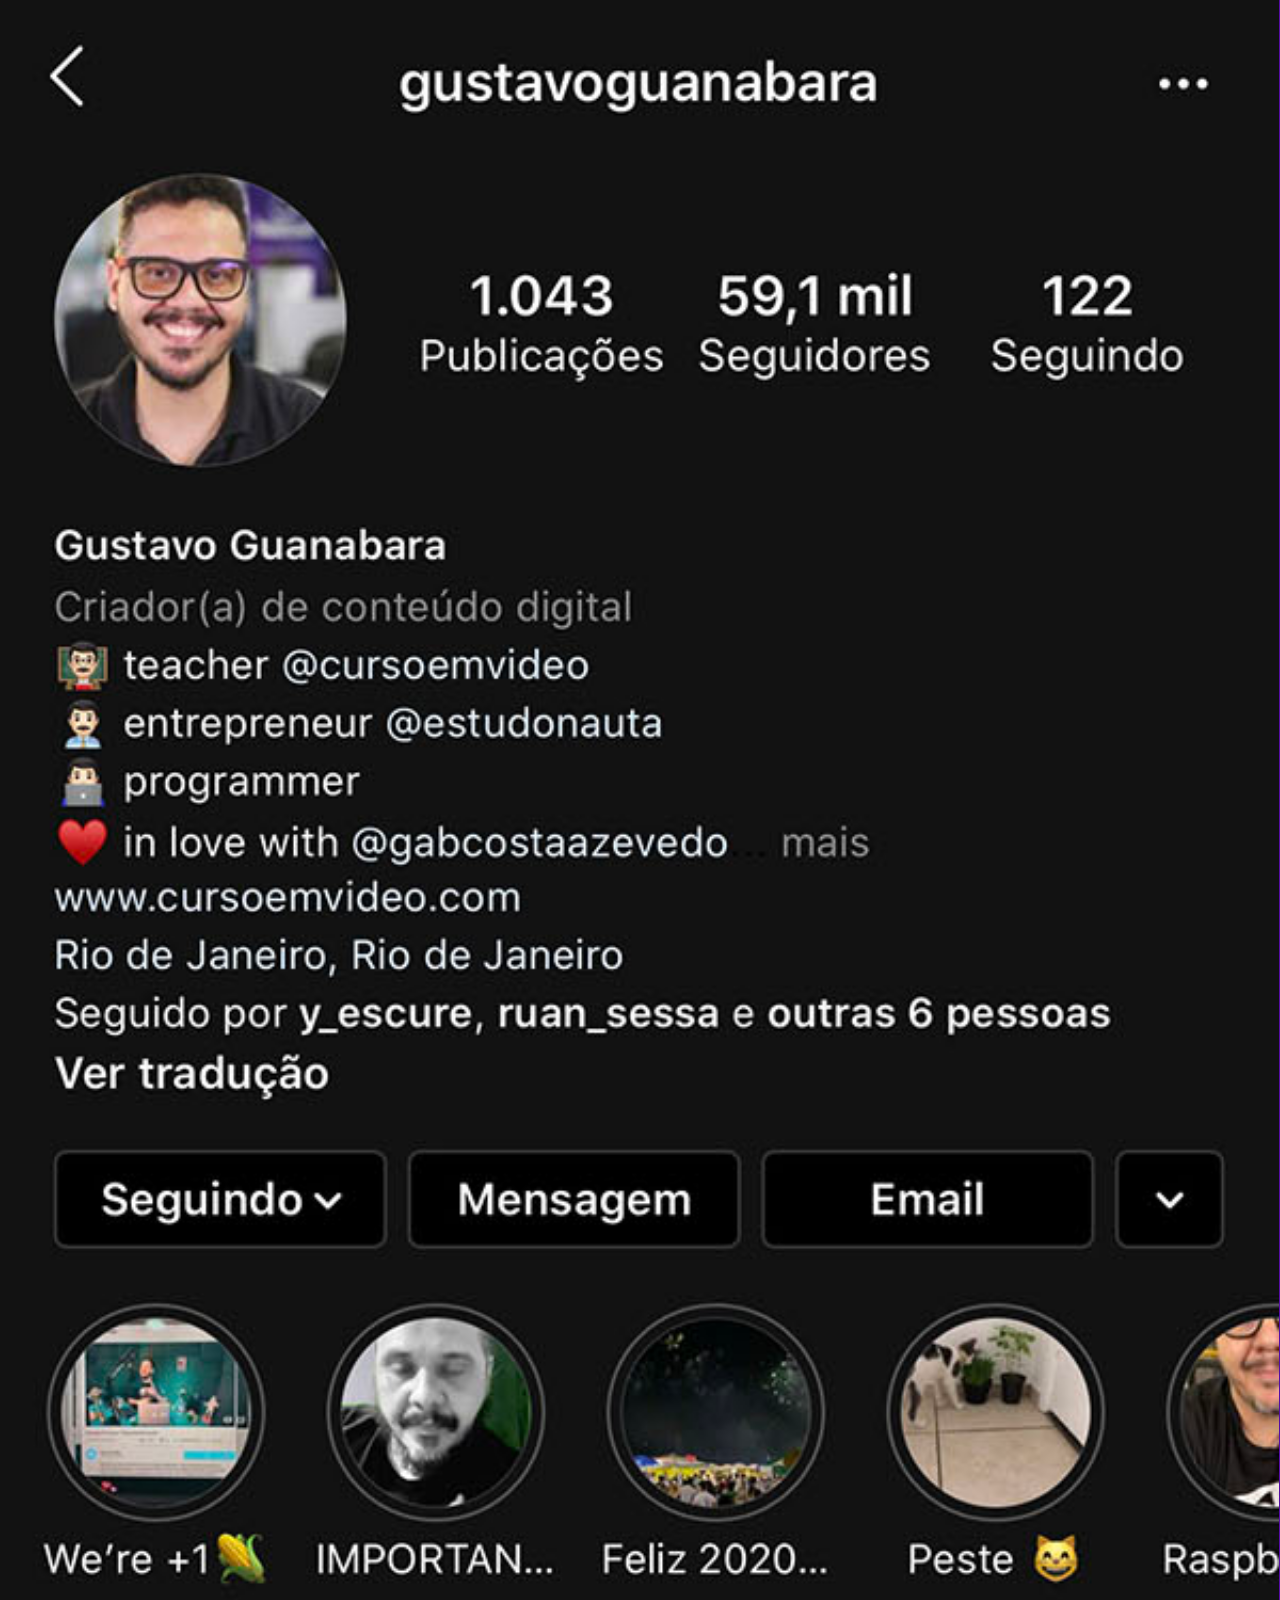
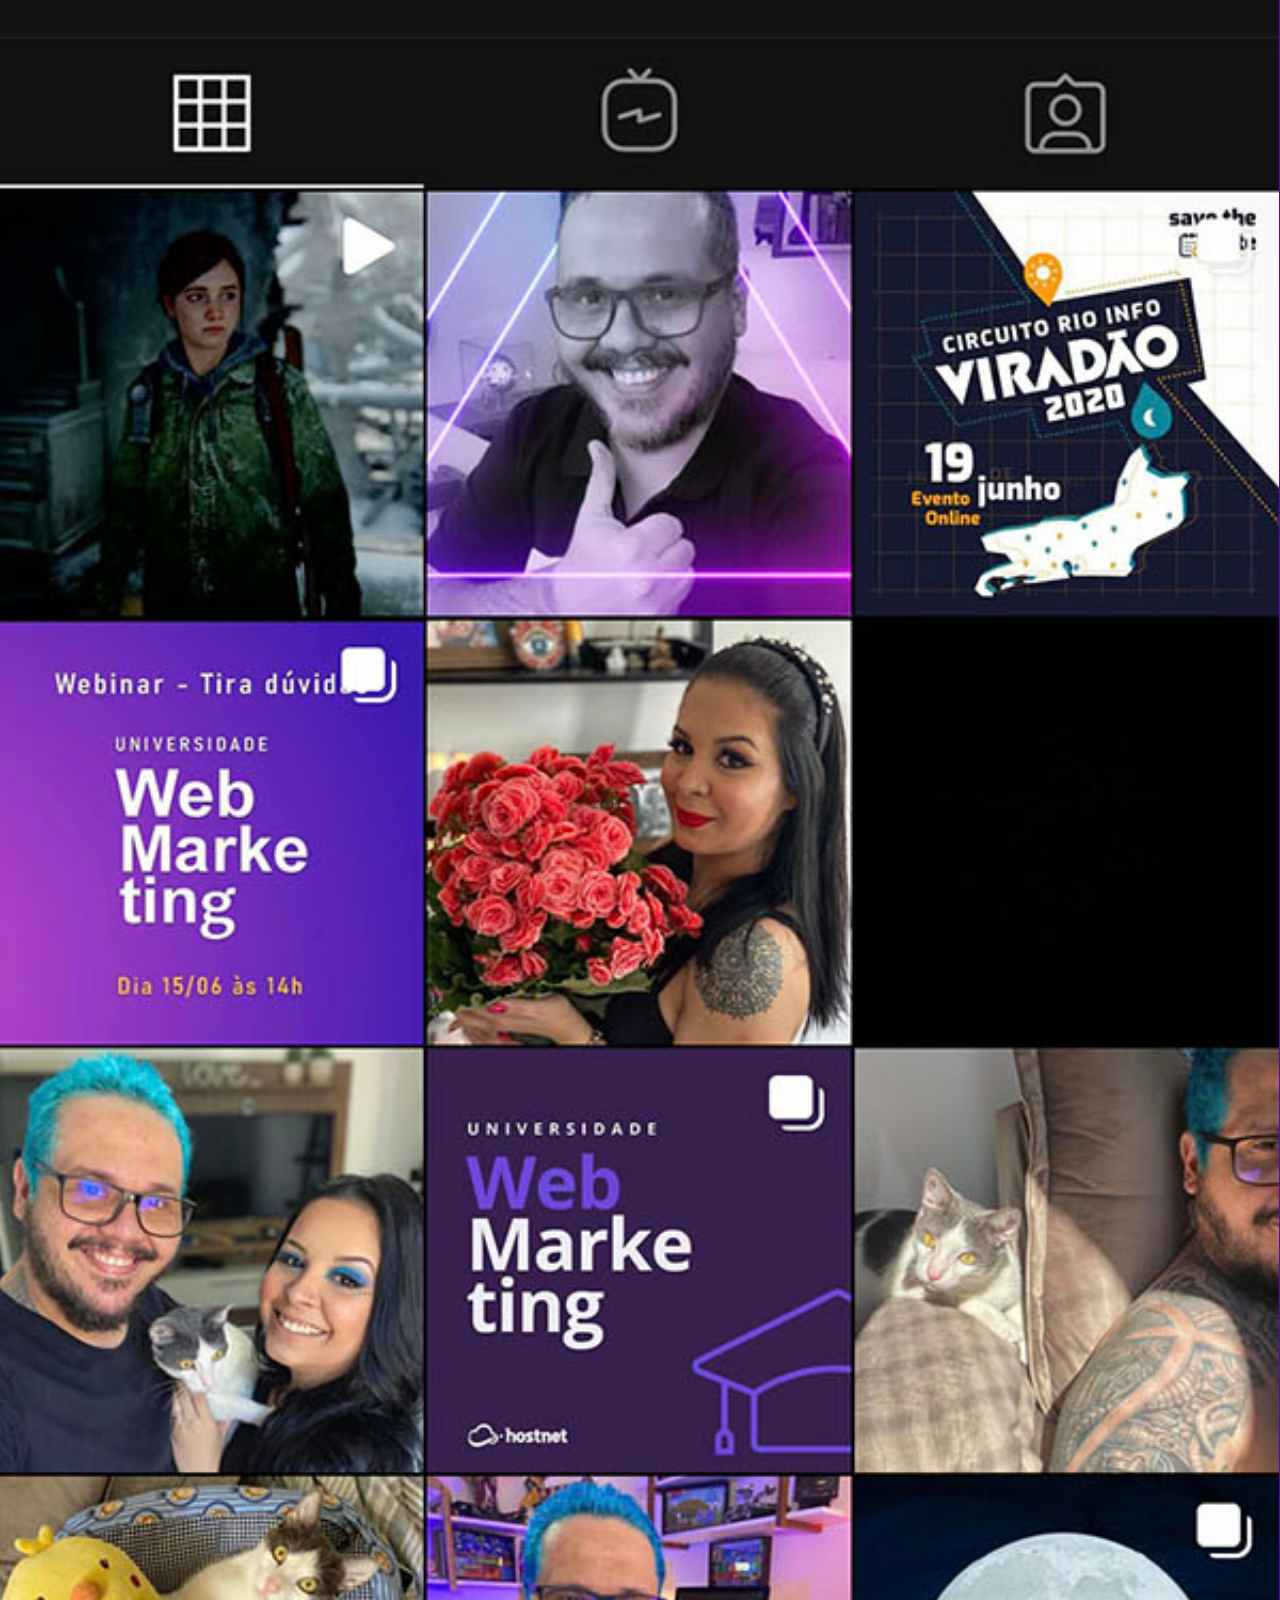
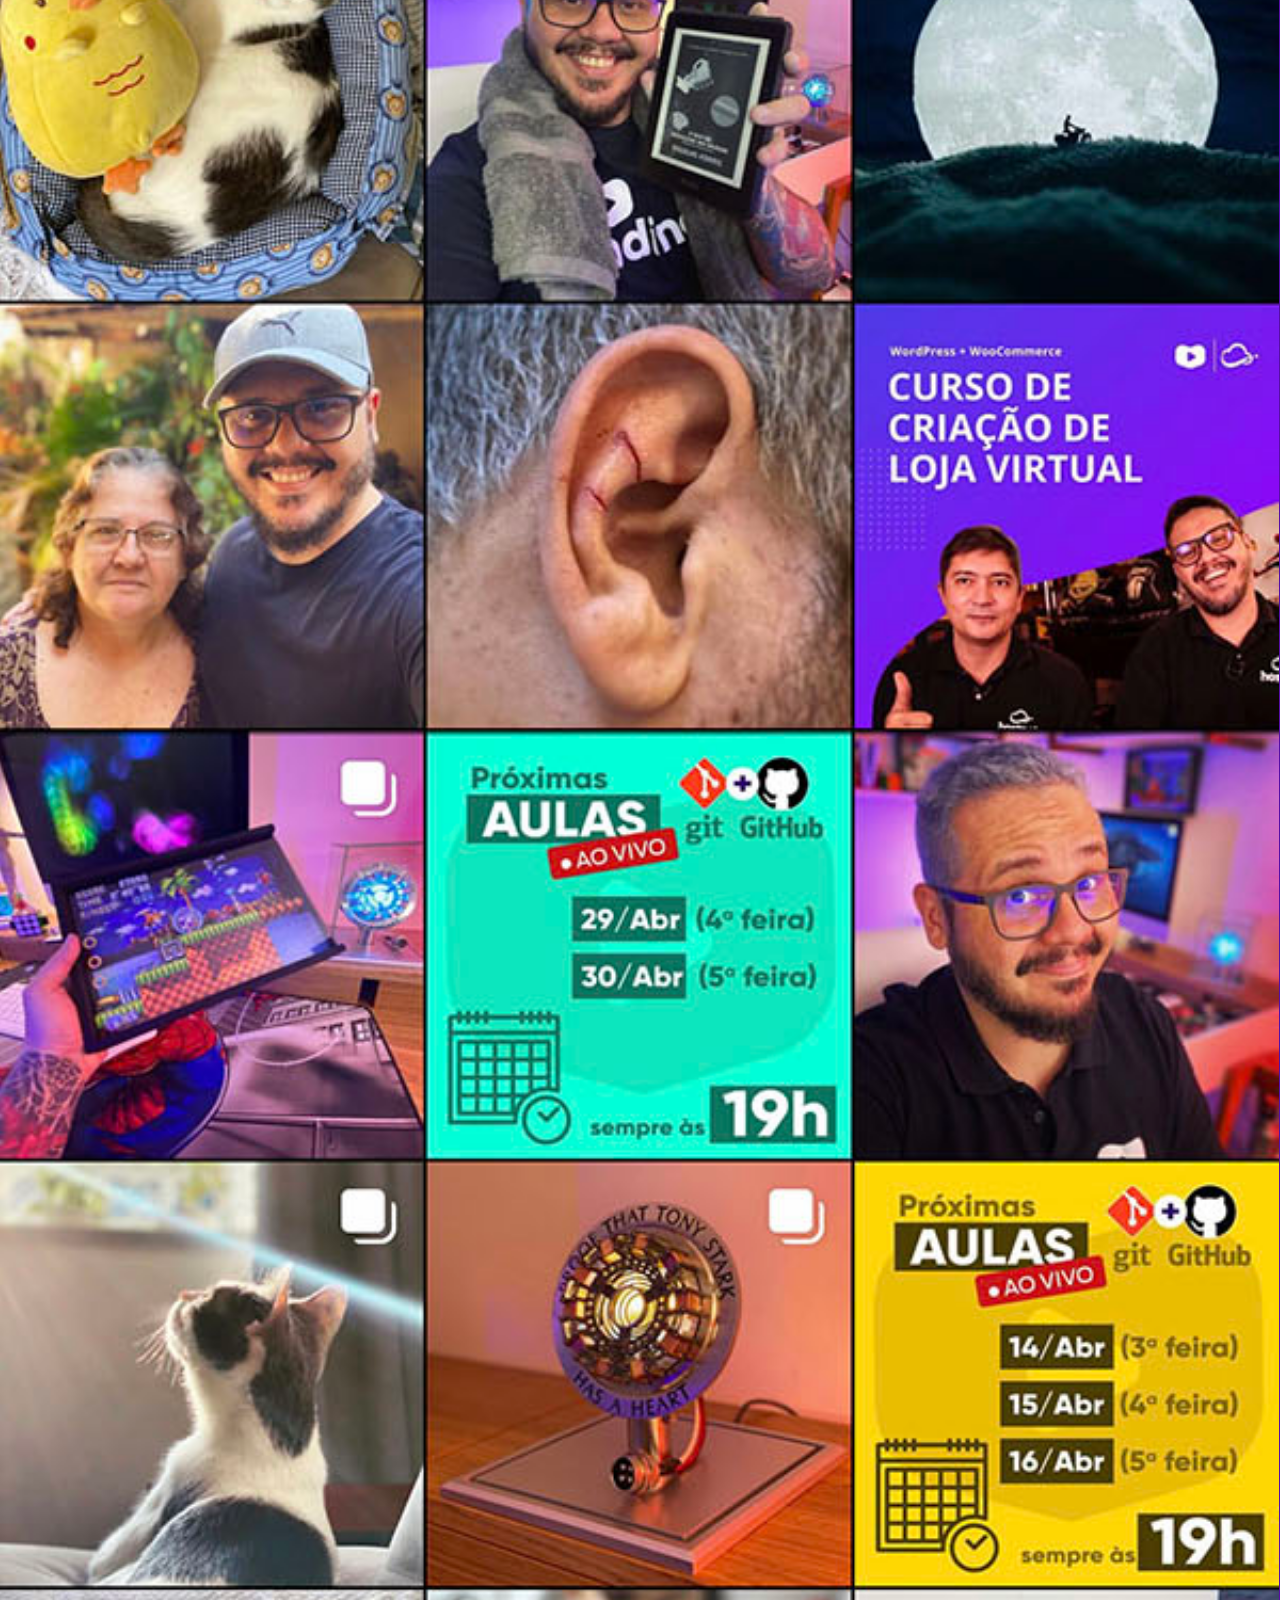
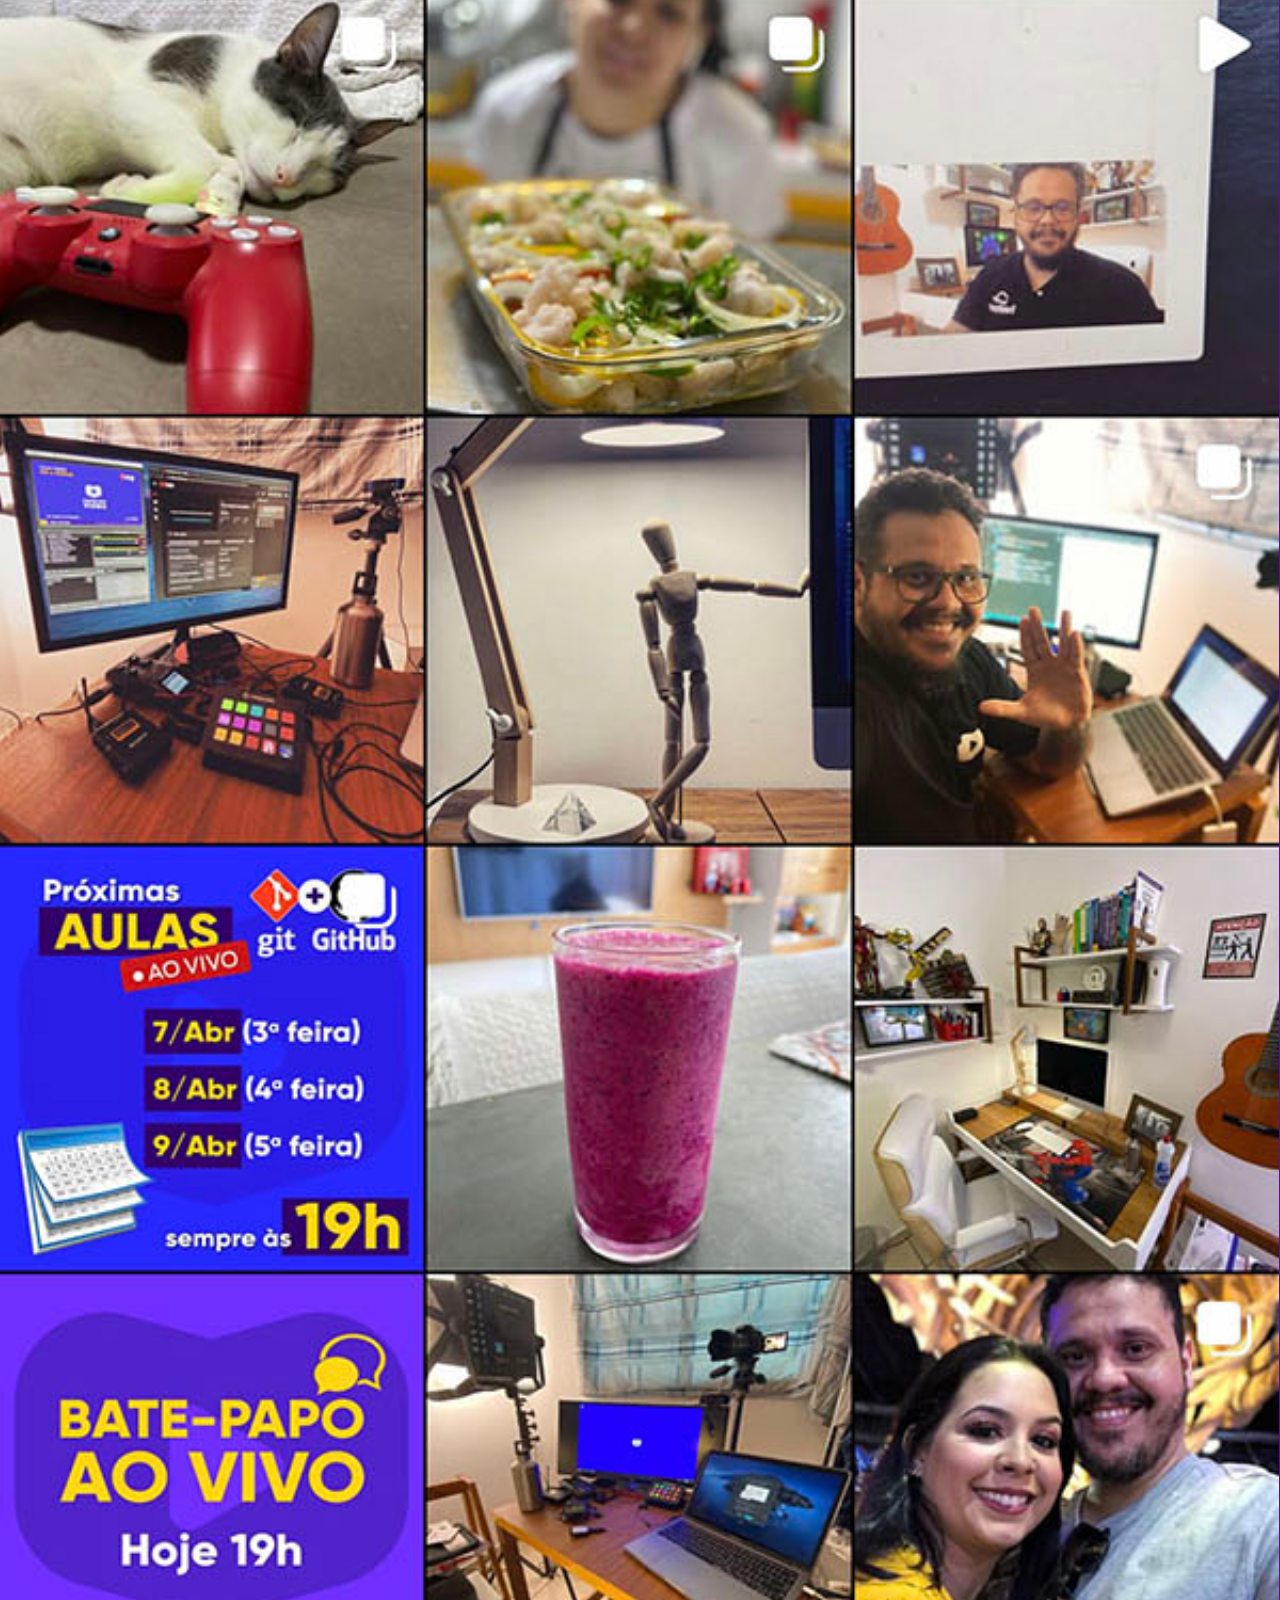
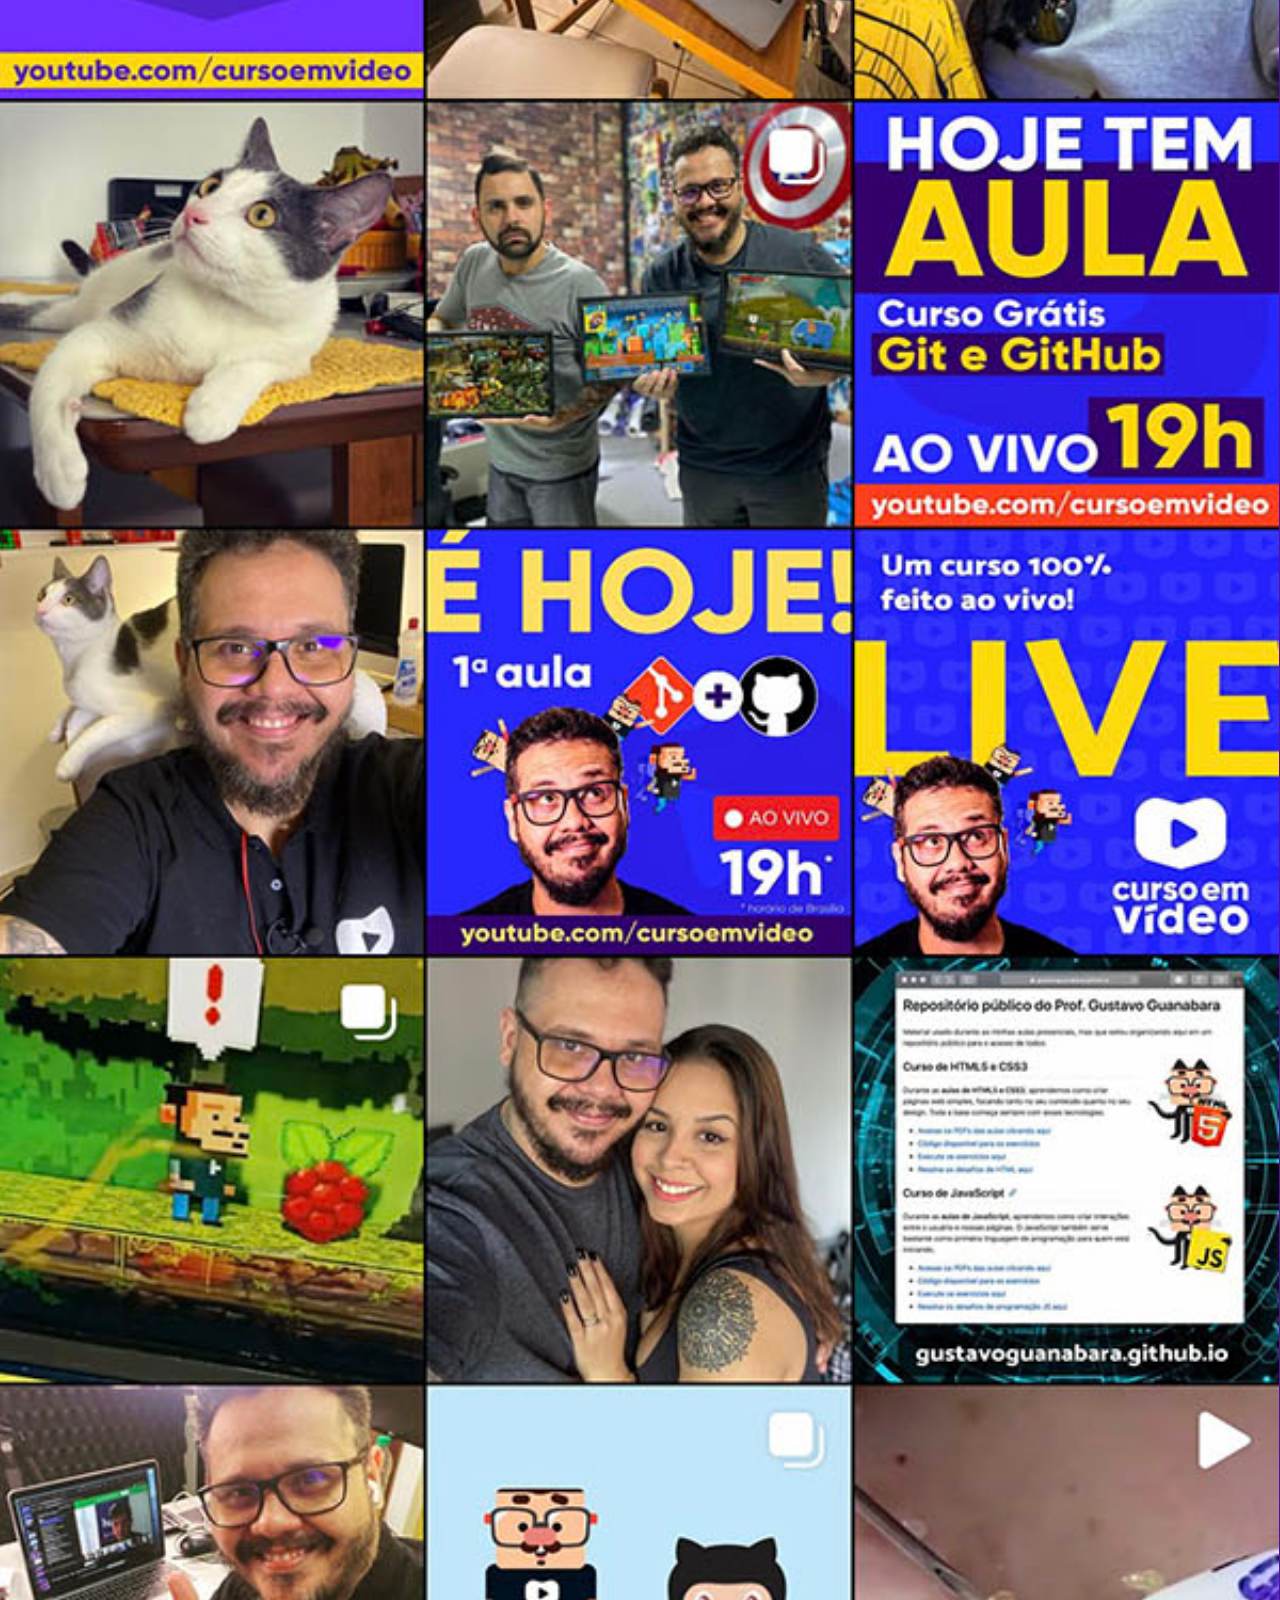
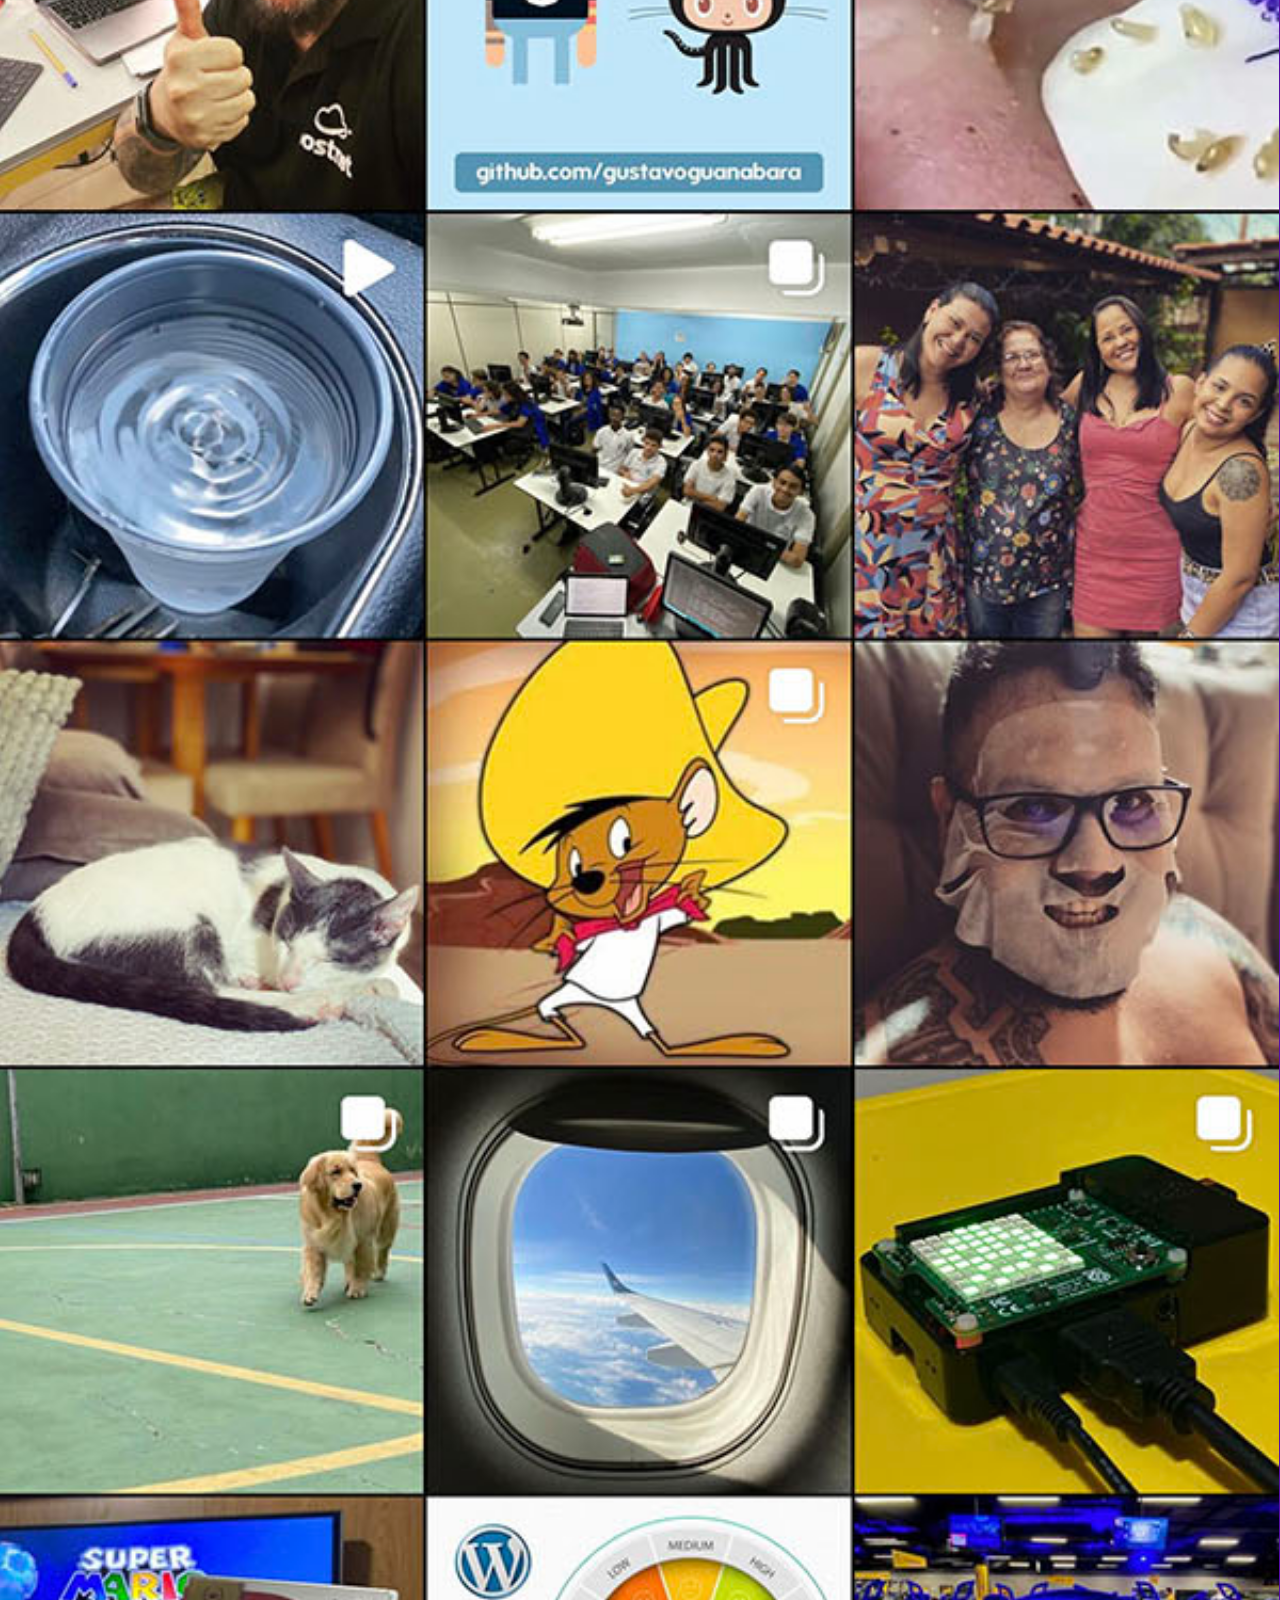
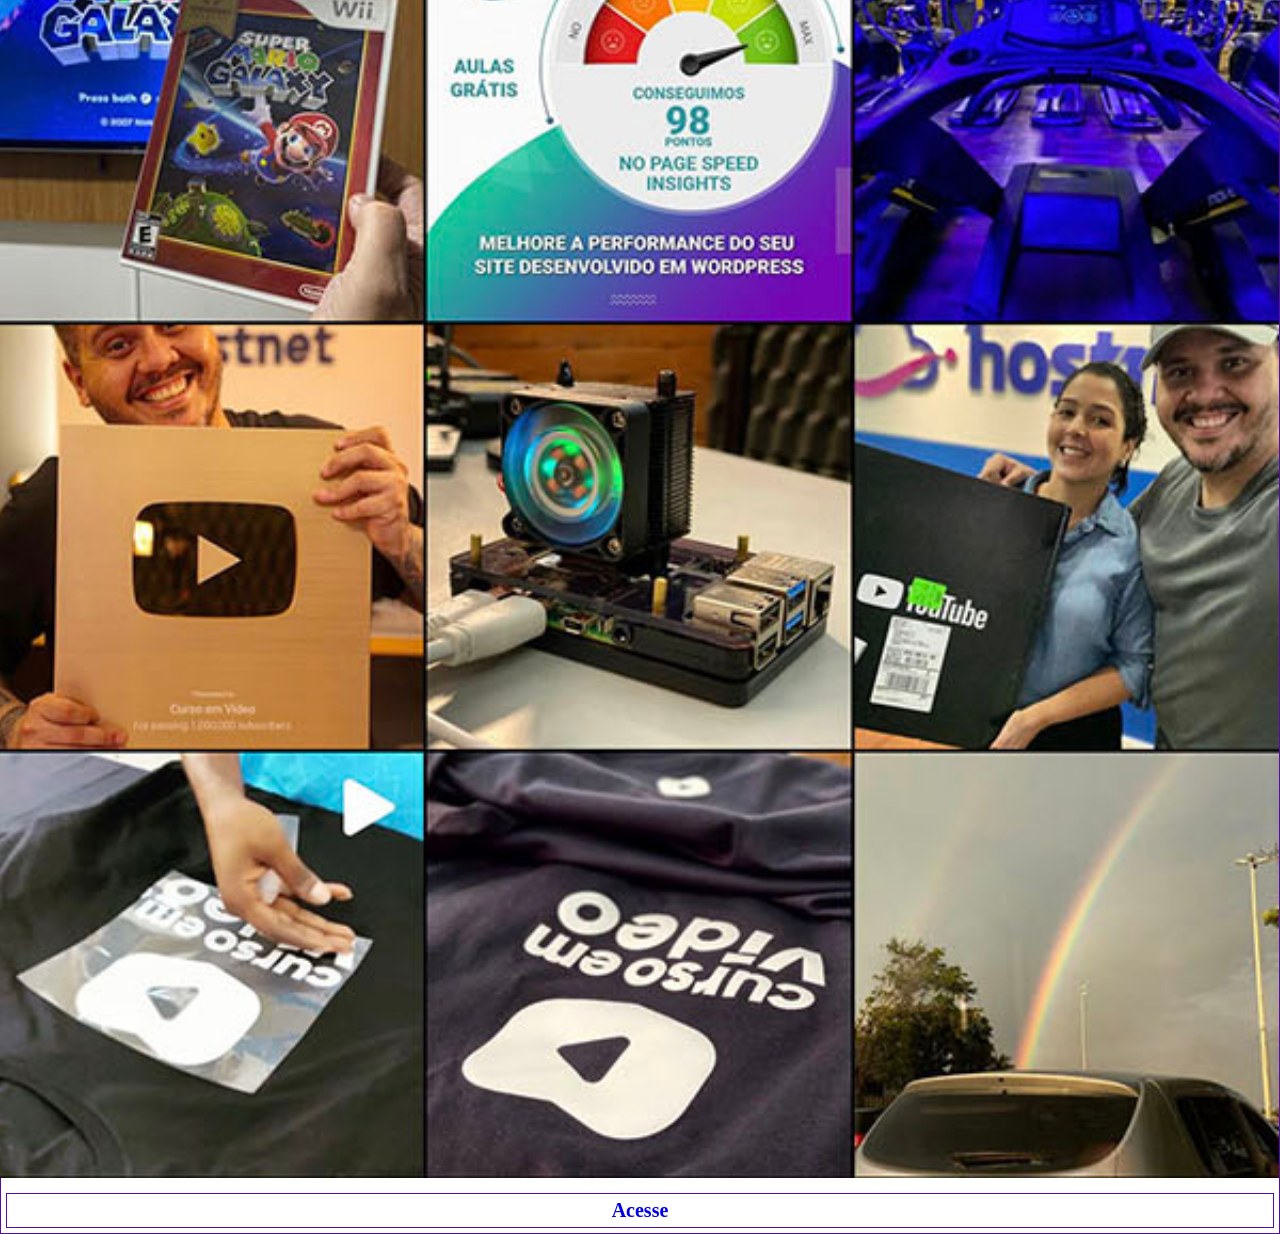
<file: instagran.html>
<!DOCTYPE html>
<html lang="pt-br">
<head>
    <meta charset="UTF-8">
    <meta name="viewport" content="width=device-width, initial-scale=1.0">
    <title>Instagran</title>
</head>
<style>
    *{padding: 0;
        margin: 0;

    }
    body::-webkit-scrollbar {
        display: none;            
    }
    section{
       
        color: rgb(175, 18, 157);
        padding: 5px;
        font-size: 20px;
        font-weight: bold;
        font-family: 'Times New Roman', Times, serif;
        background-color: rgb(255, 255, 255);
        border: 1px solid rgb(86, 13, 164);
        
       
       
       
        
    }
    a{
        display: block;
       
        text-align: center;
       
        text-decoration: none;
        
    }
  
    
    img{
        width: 100vw;
        position: relative;
        left: -7px;
        top: -10px;
    }
    
   
</style>
<body>
    <section>
        <img src="imagens/tela-instagram.jpg" alt="Instagran" id="insta">
        <section id="acesse"><a href="https://www.instagram.com/eualessandroh/" target="_blank" rel="noopener noreferrer">Acesse</a></section>
    </section>
    
</body>
</html>
</file>
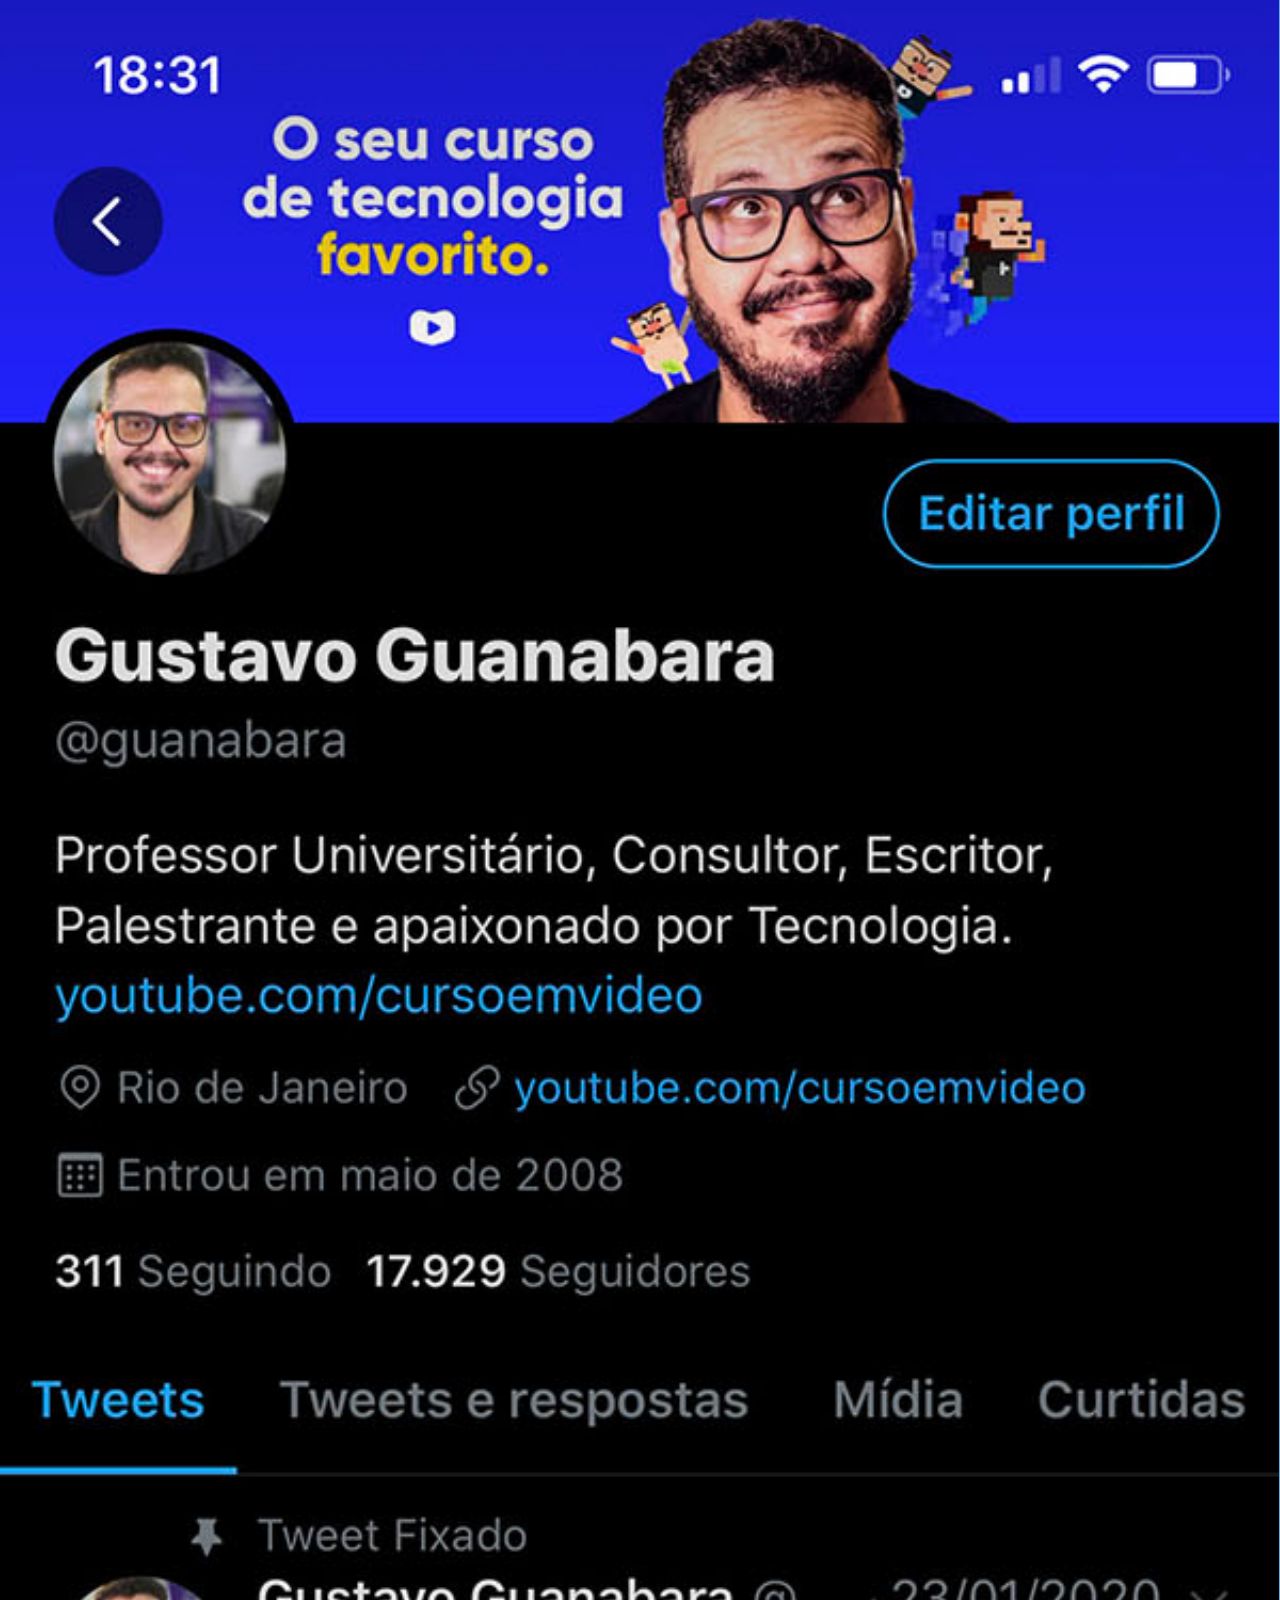
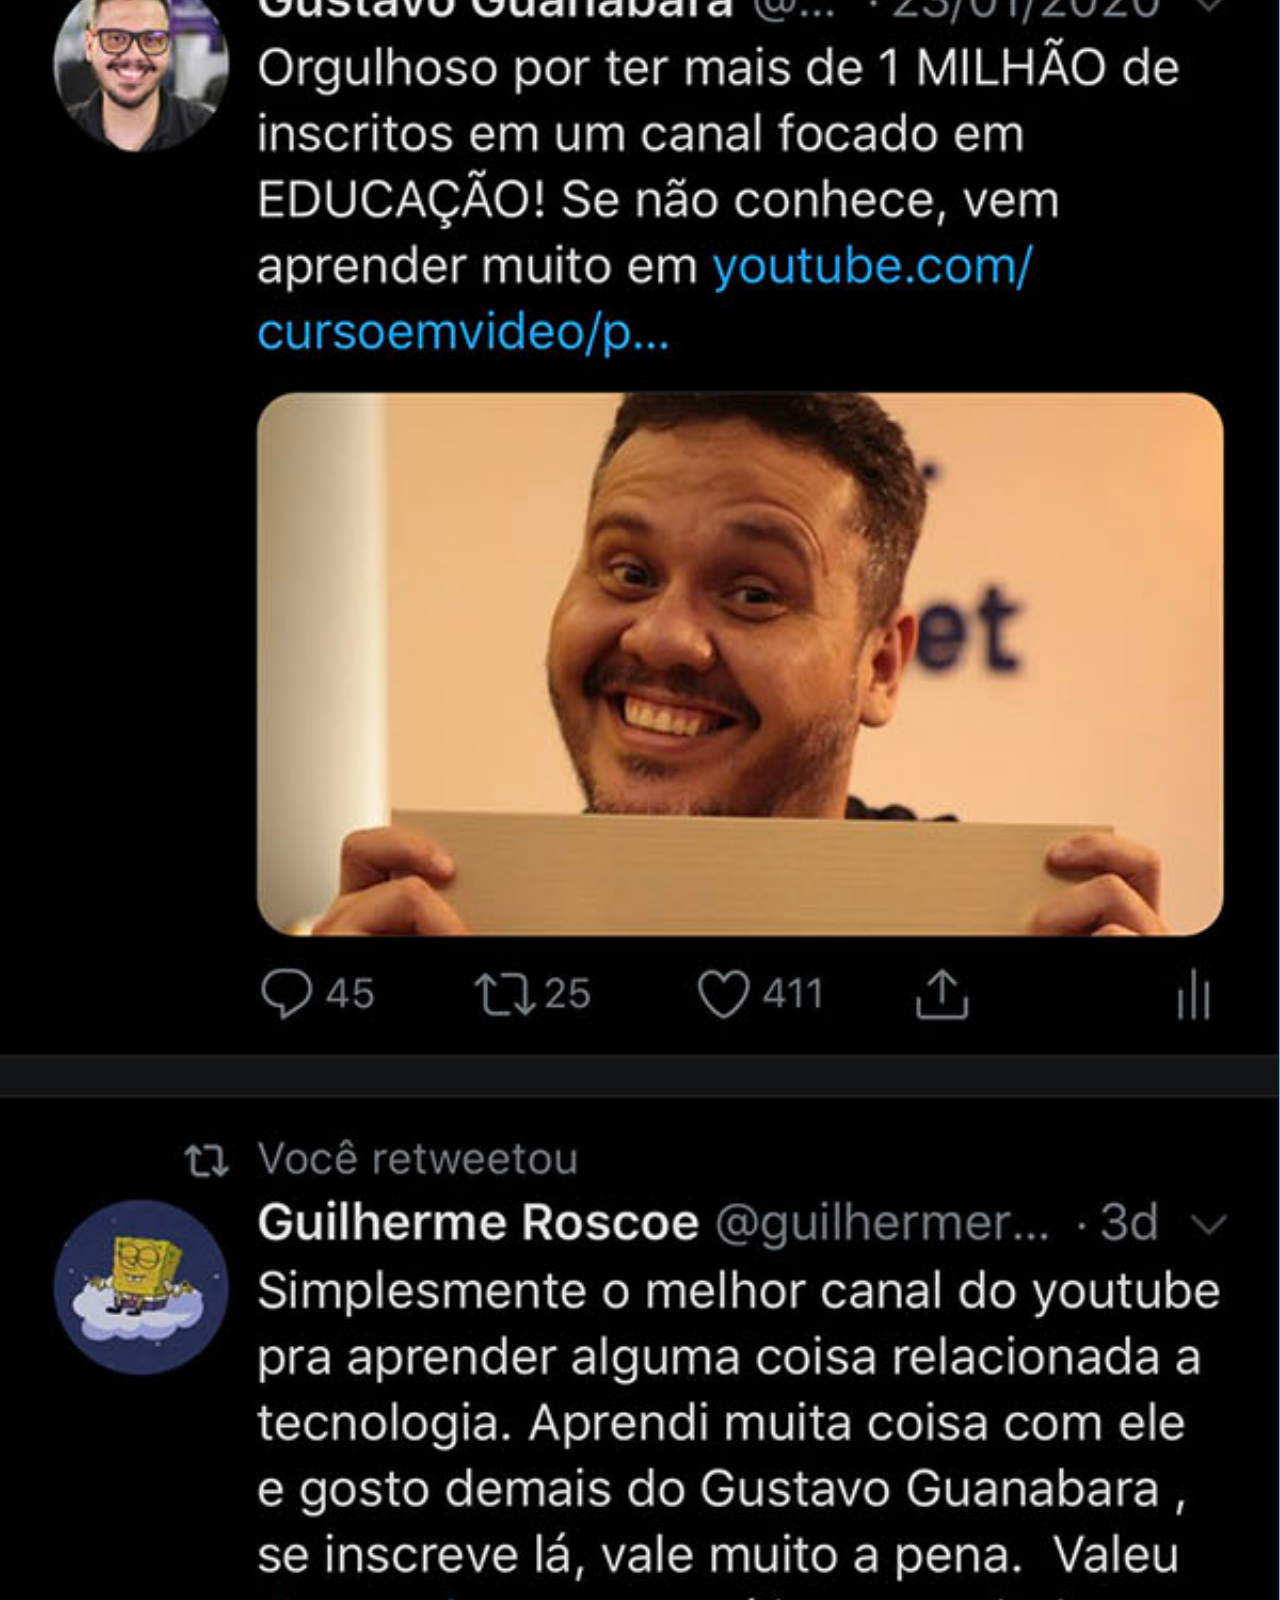
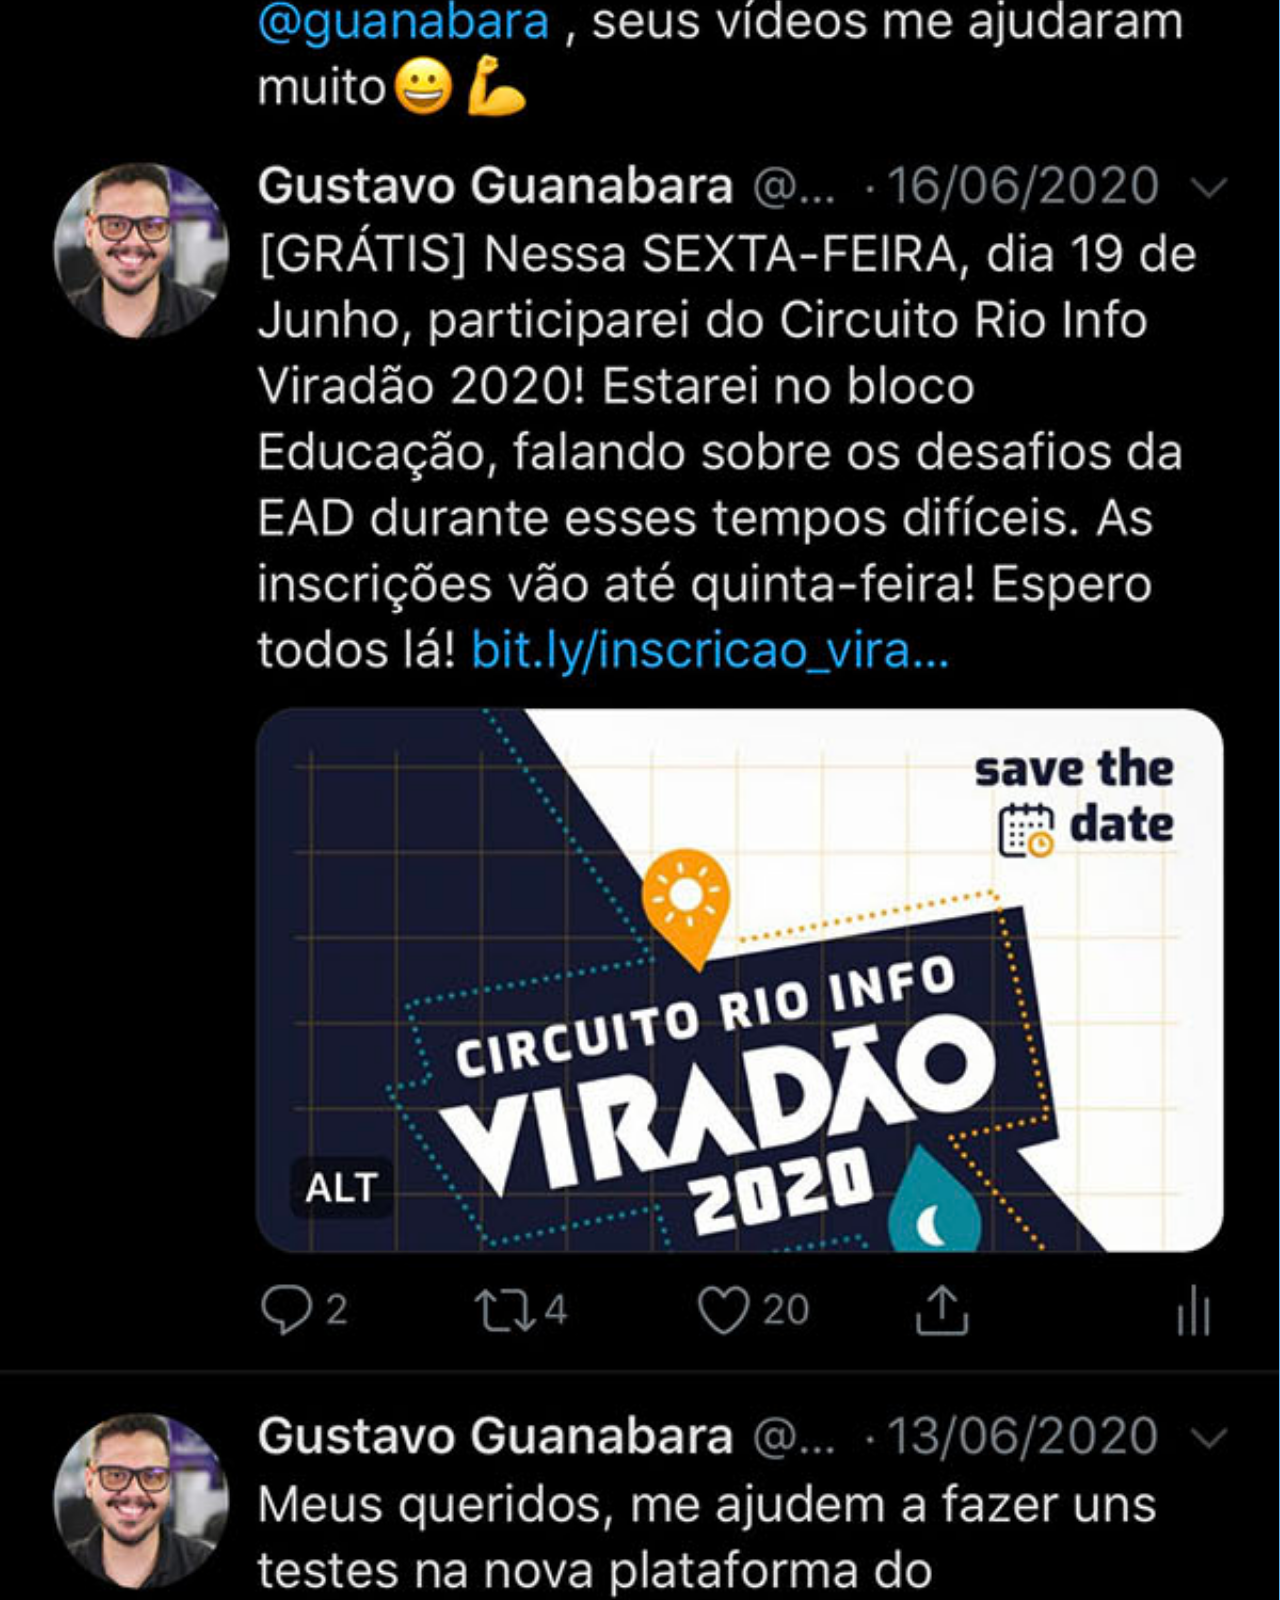
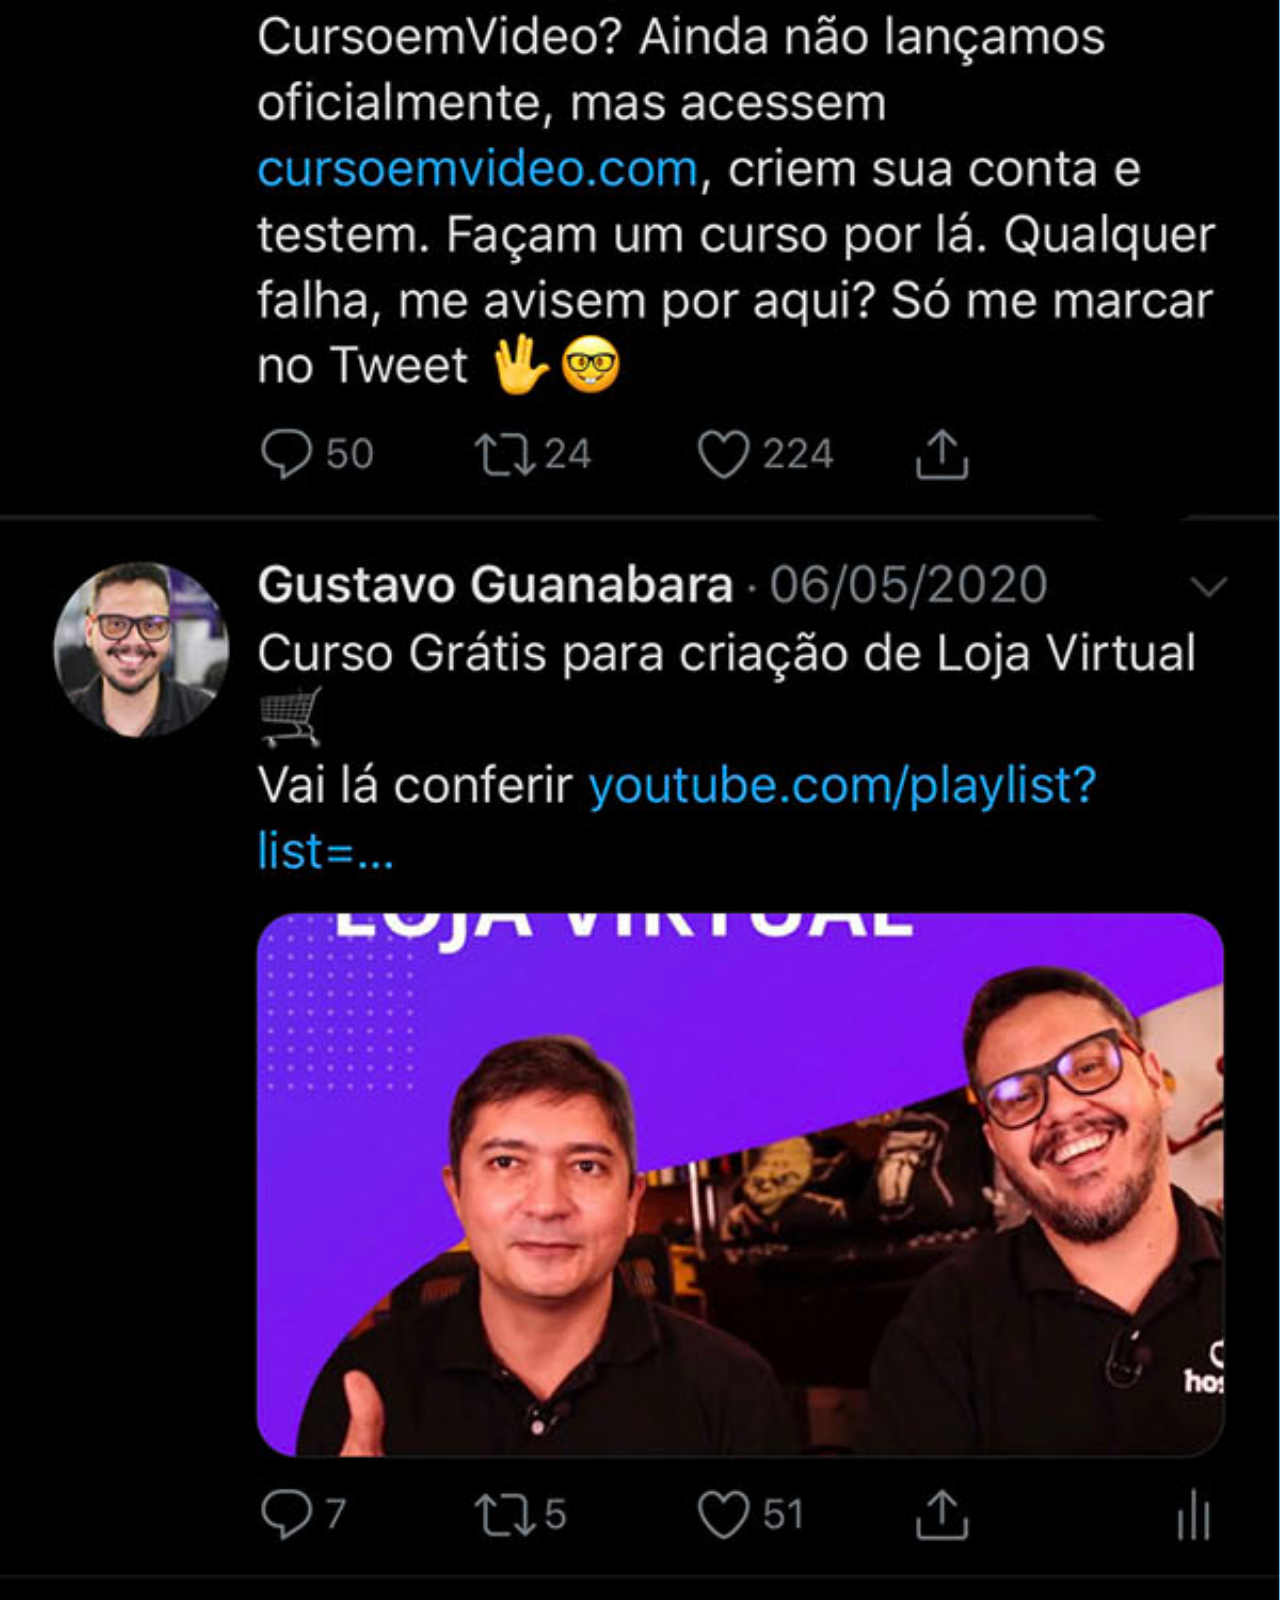
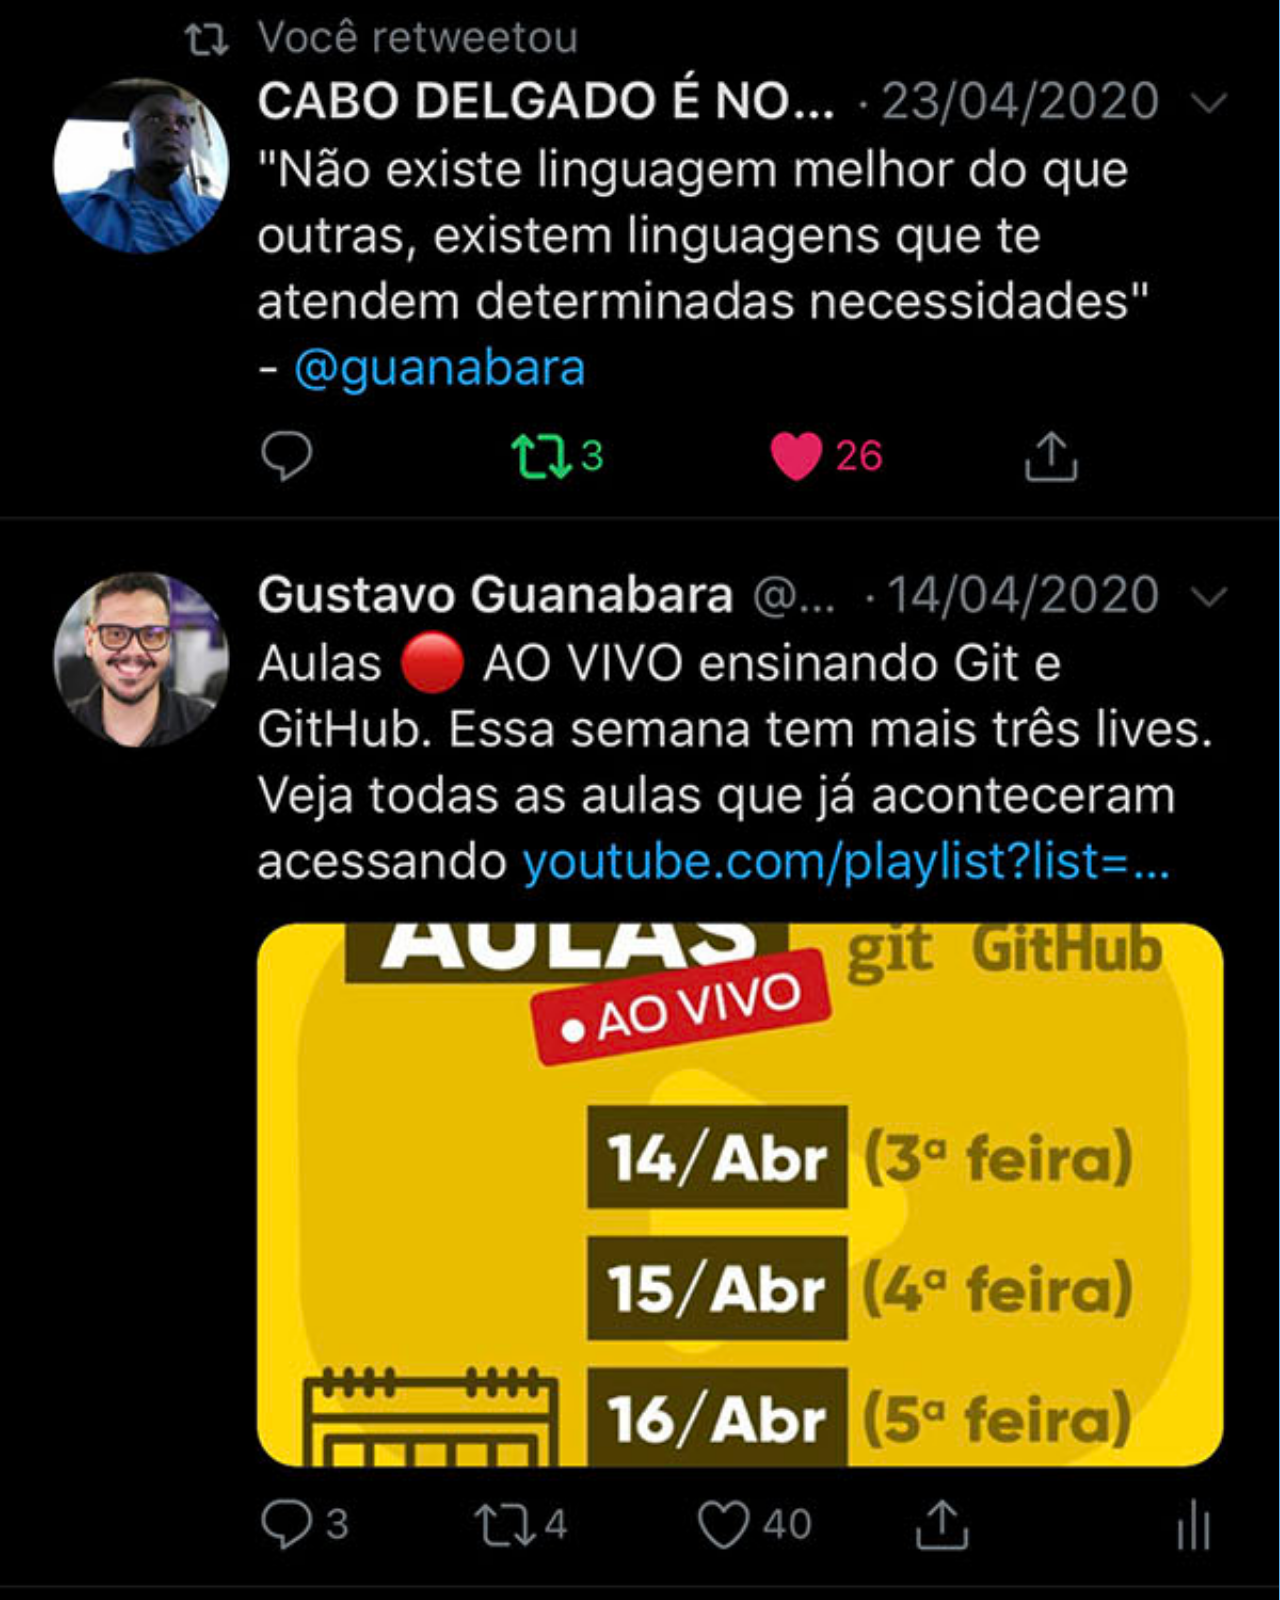
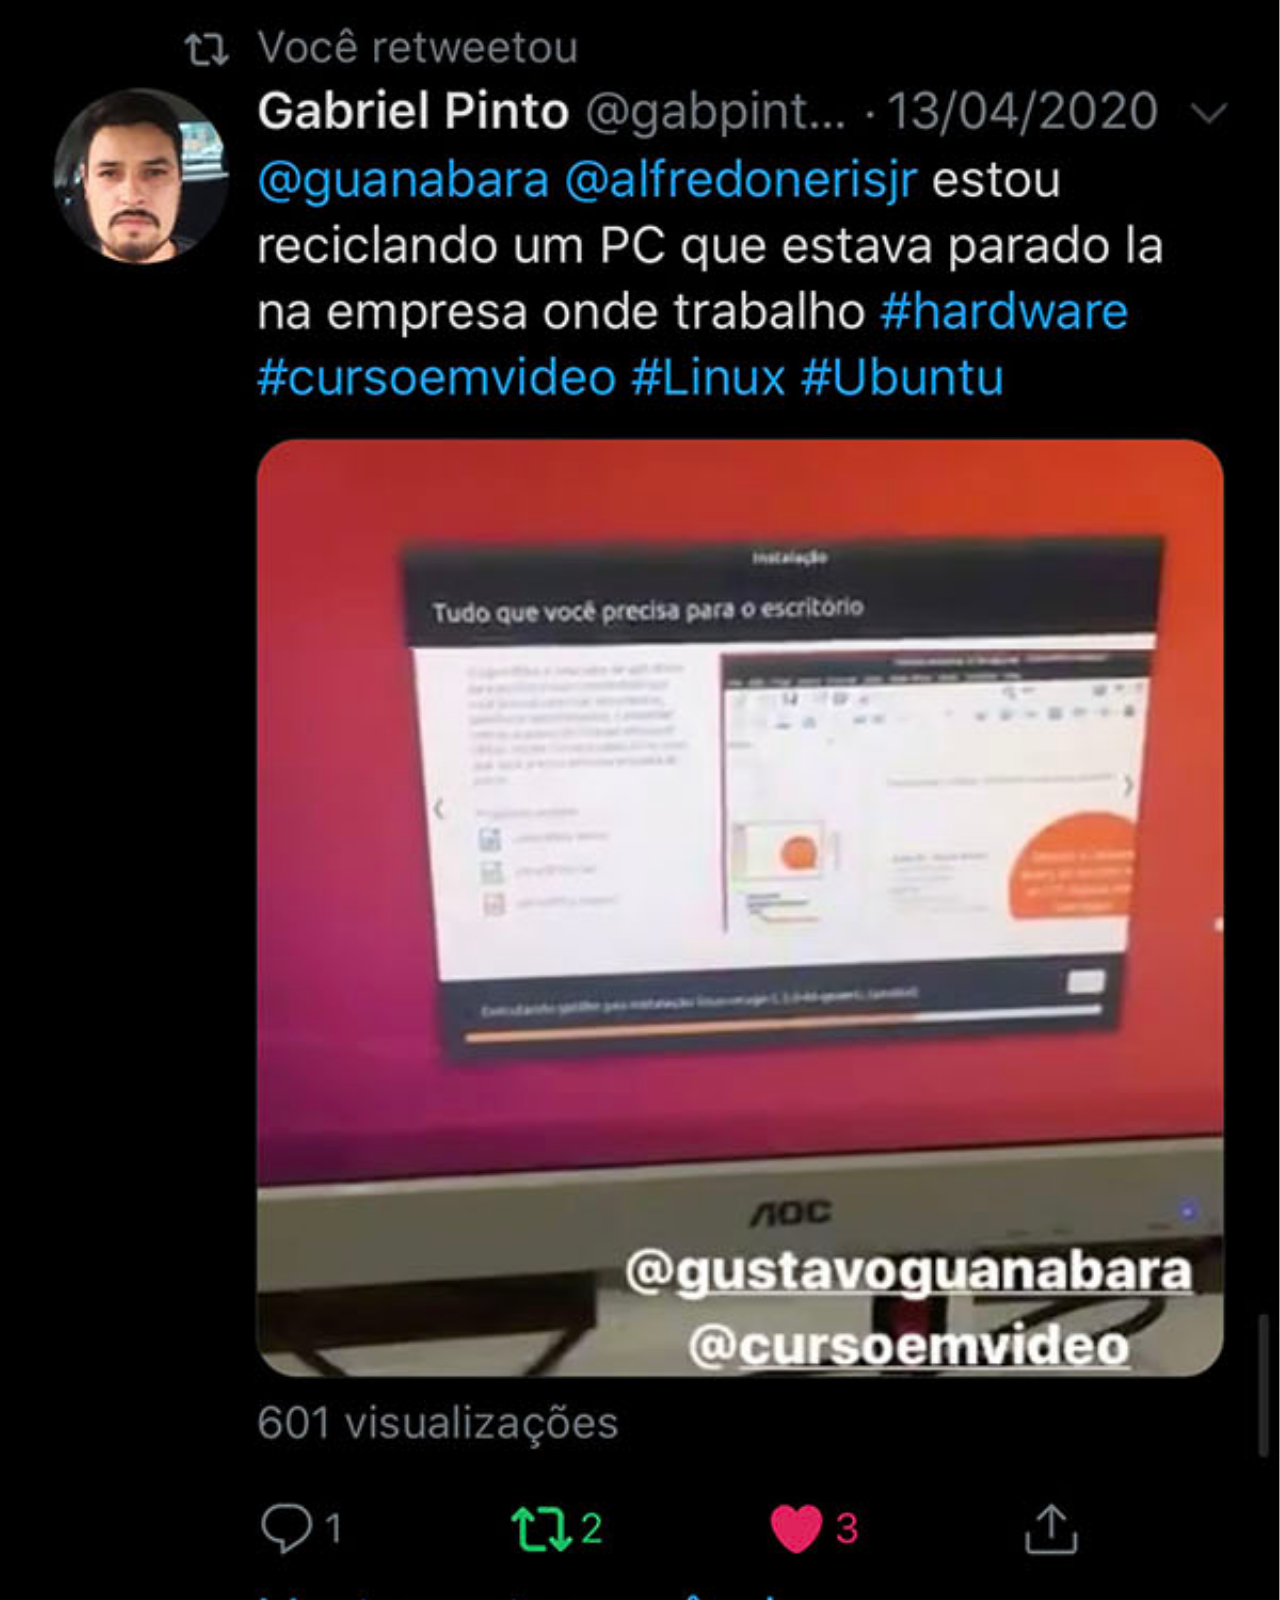
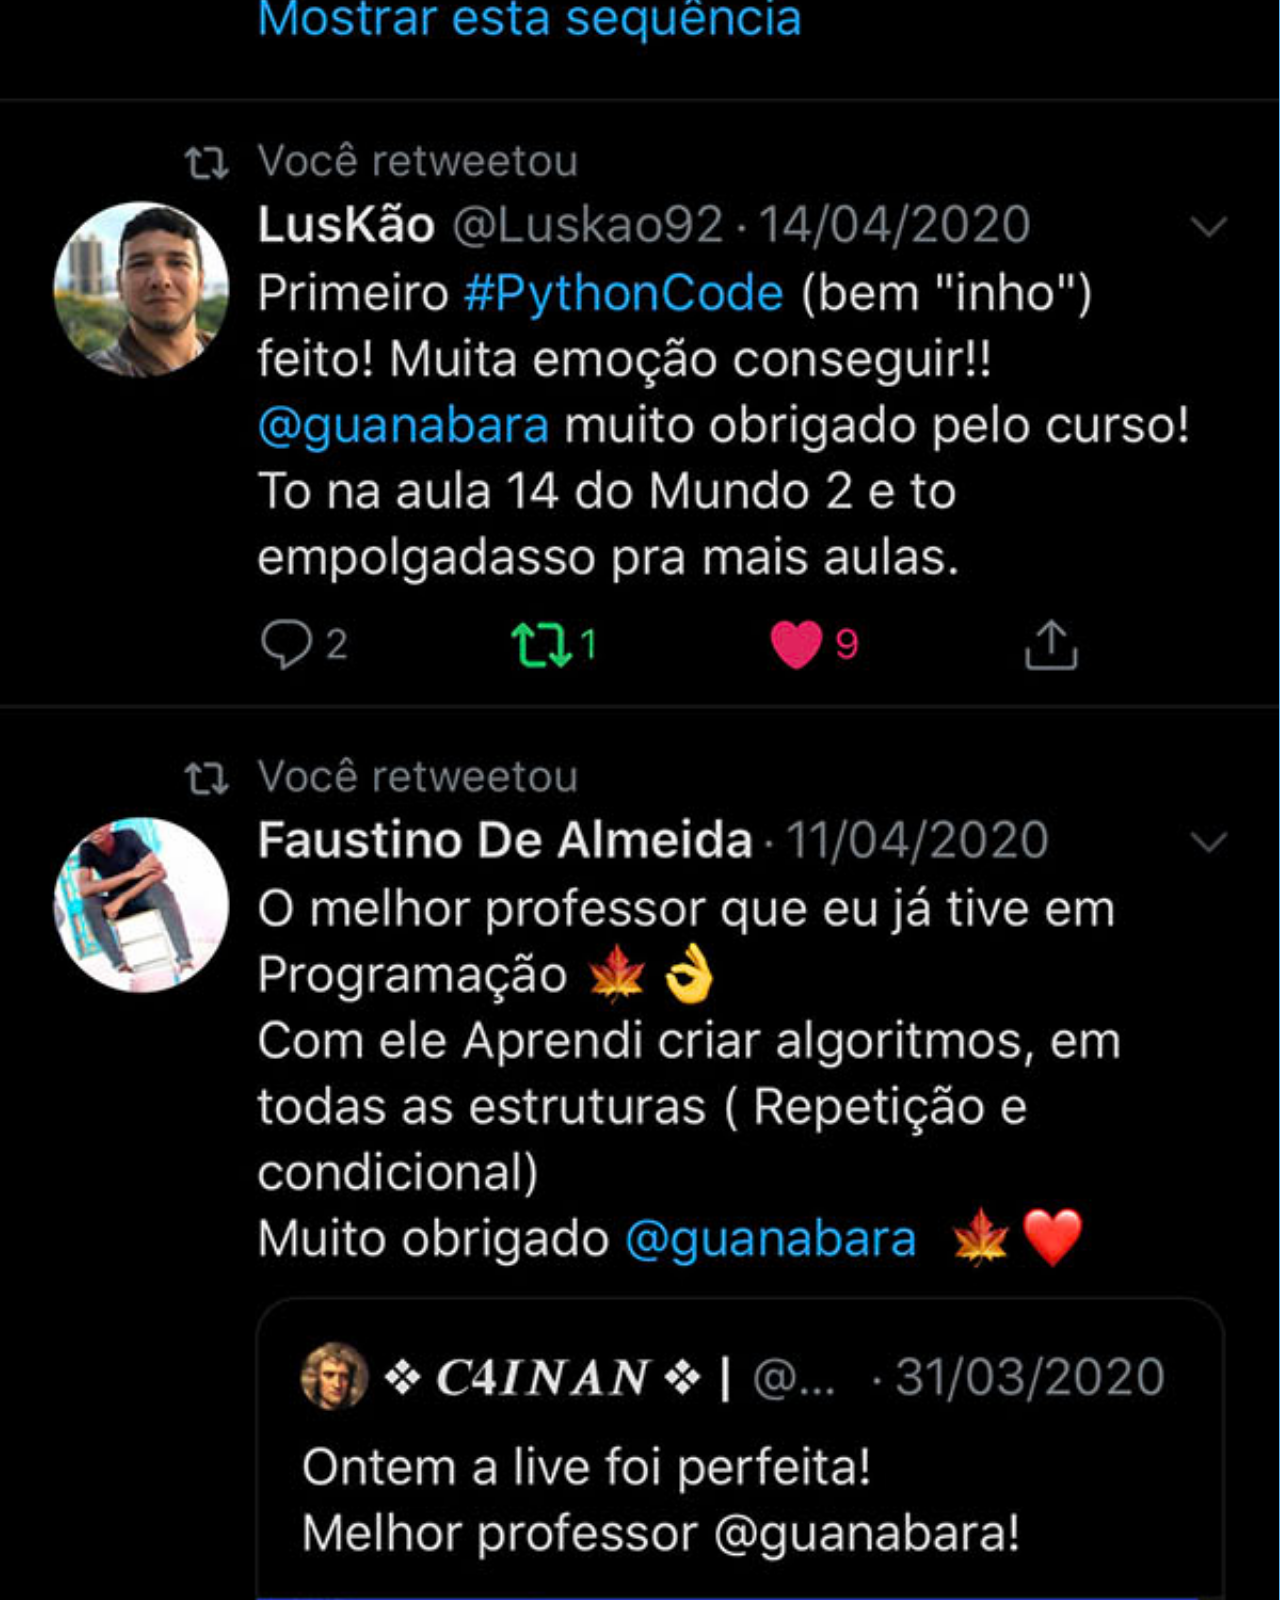
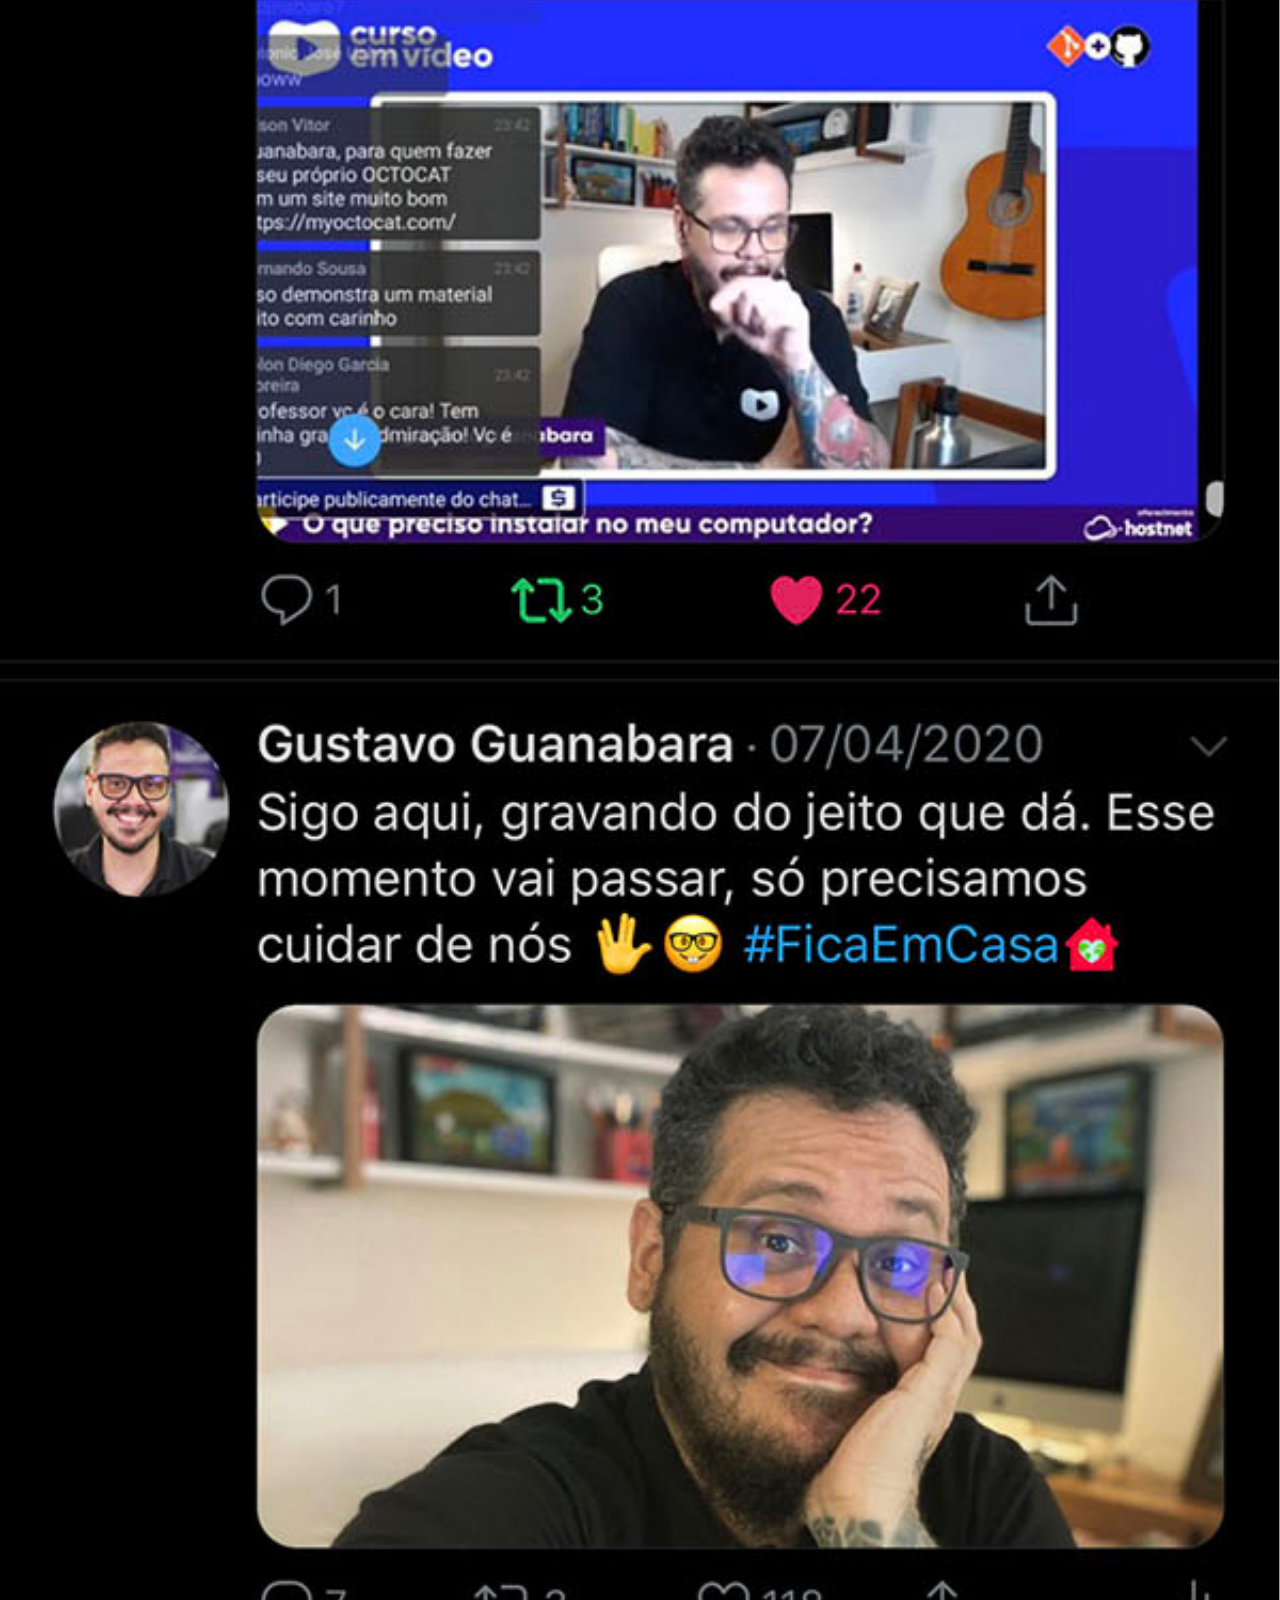
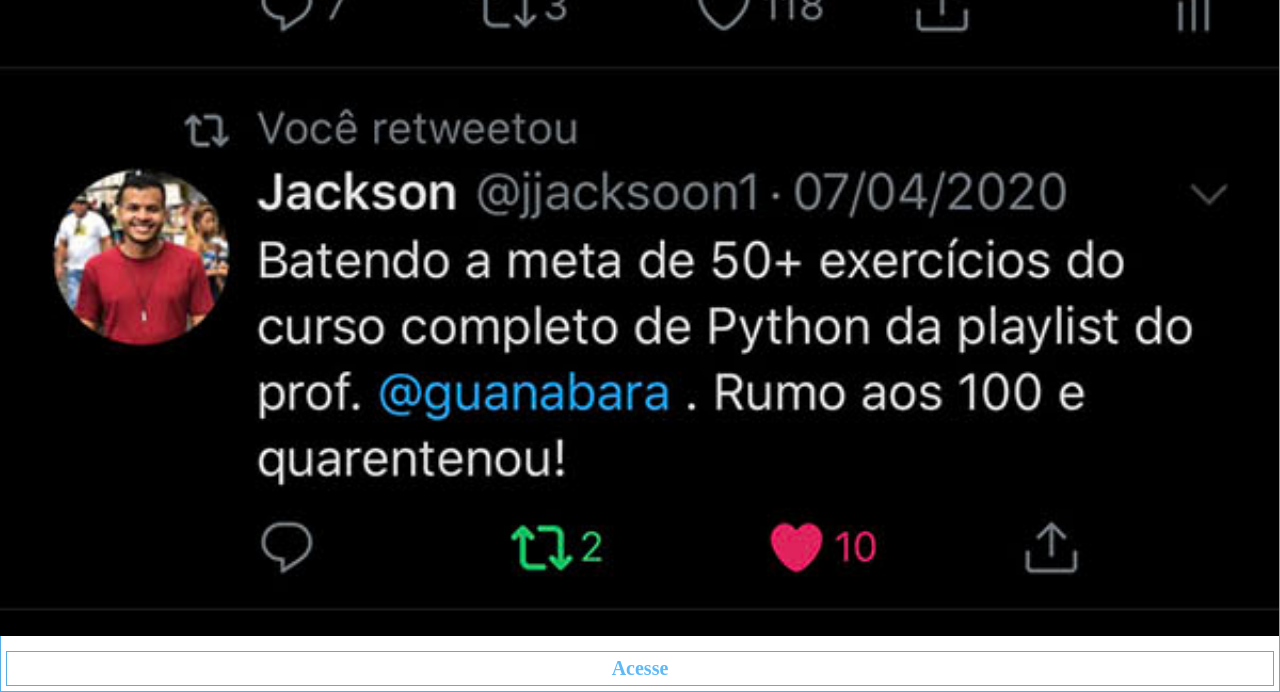
<file: twitter.html>
<!DOCTYPE html>
<html lang="pt-br">
<head>
    <meta charset="UTF-8">
    <meta name="viewport" content="width=device-width, initial-scale=1.0">
    <title>Twitter</title>
    <style>
            *{
            padding: 0;
            margin: 0;

    }
    body::-webkit-scrollbar {
        display: none;            
    }
    section{
        
        
        padding: 5px;
        font-size: 20px;
        font-weight: bold;
        font-family: 'Times New Roman', Times, serif;
        background-color: rgb(255, 255, 255);
        border: 1px solid #58AEE7;

        
        
        
       
       
       
        
    }
    a{
        display: block;
        text-align: center;
        text-decoration: none;
        color: #5ebaf7;
        
       
        
        
        
    }
  
    
    img{
        width: 100vw;
        position: relative;
        left: -7px;
        top: -10px;
    }
    

    </style>
</head>
<body>
    <section>
        <img src="imagens/tela-twitter.jpg" alt="Twitter">
        <section><a href="#">Acesse</a></section>
    </section>
    
</body>
</html>
</file>
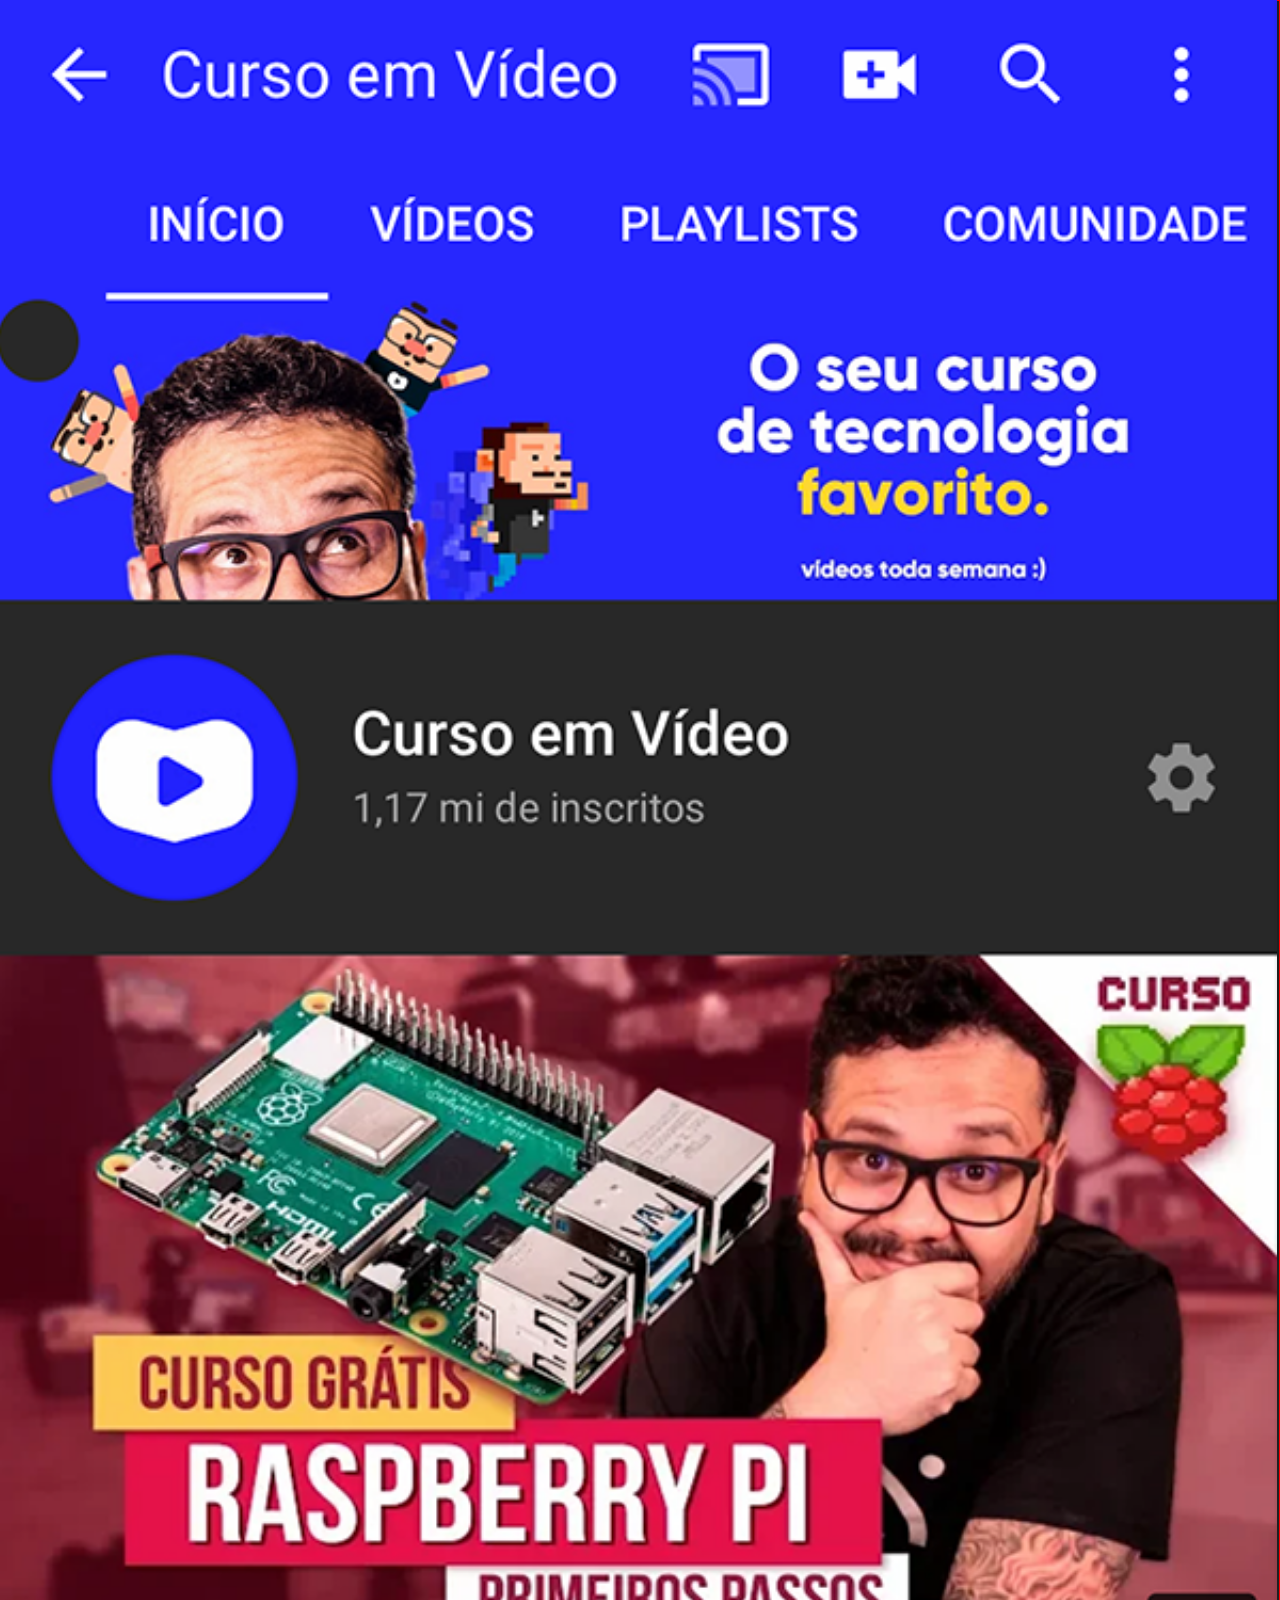
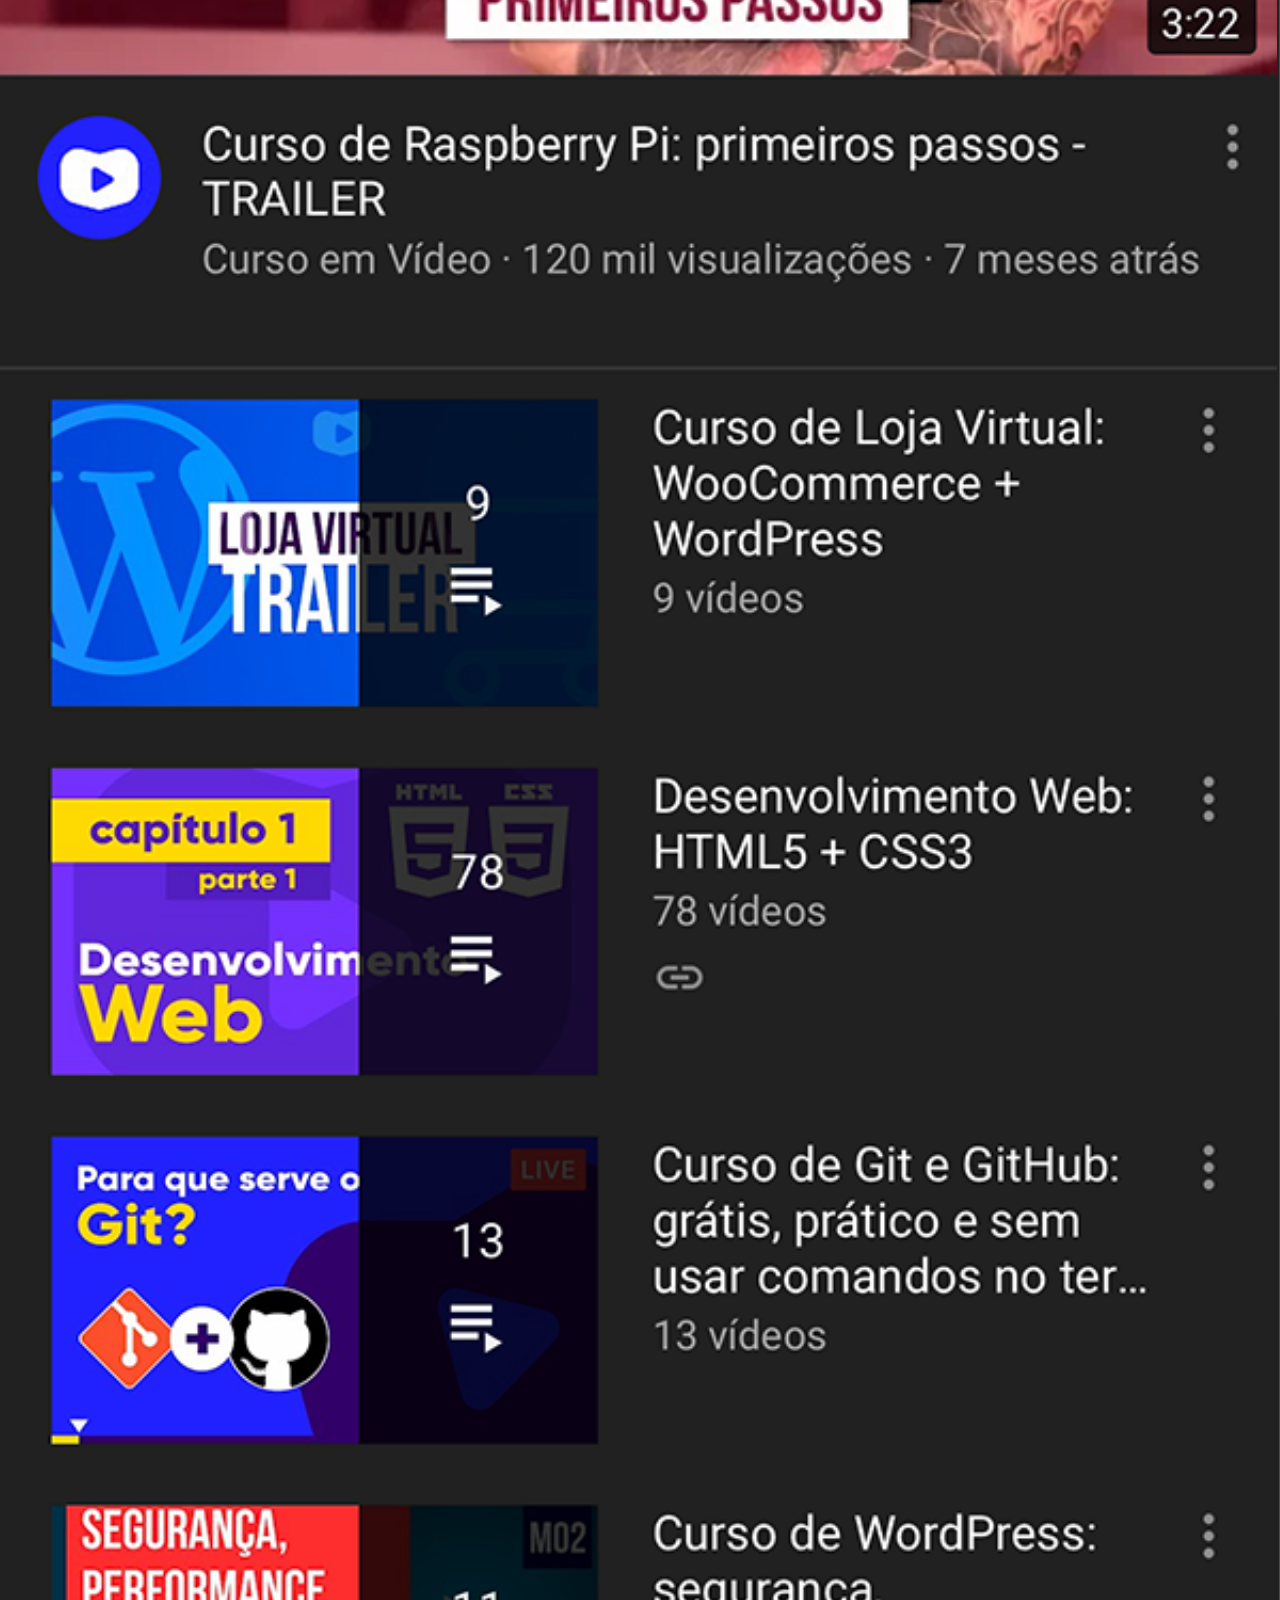
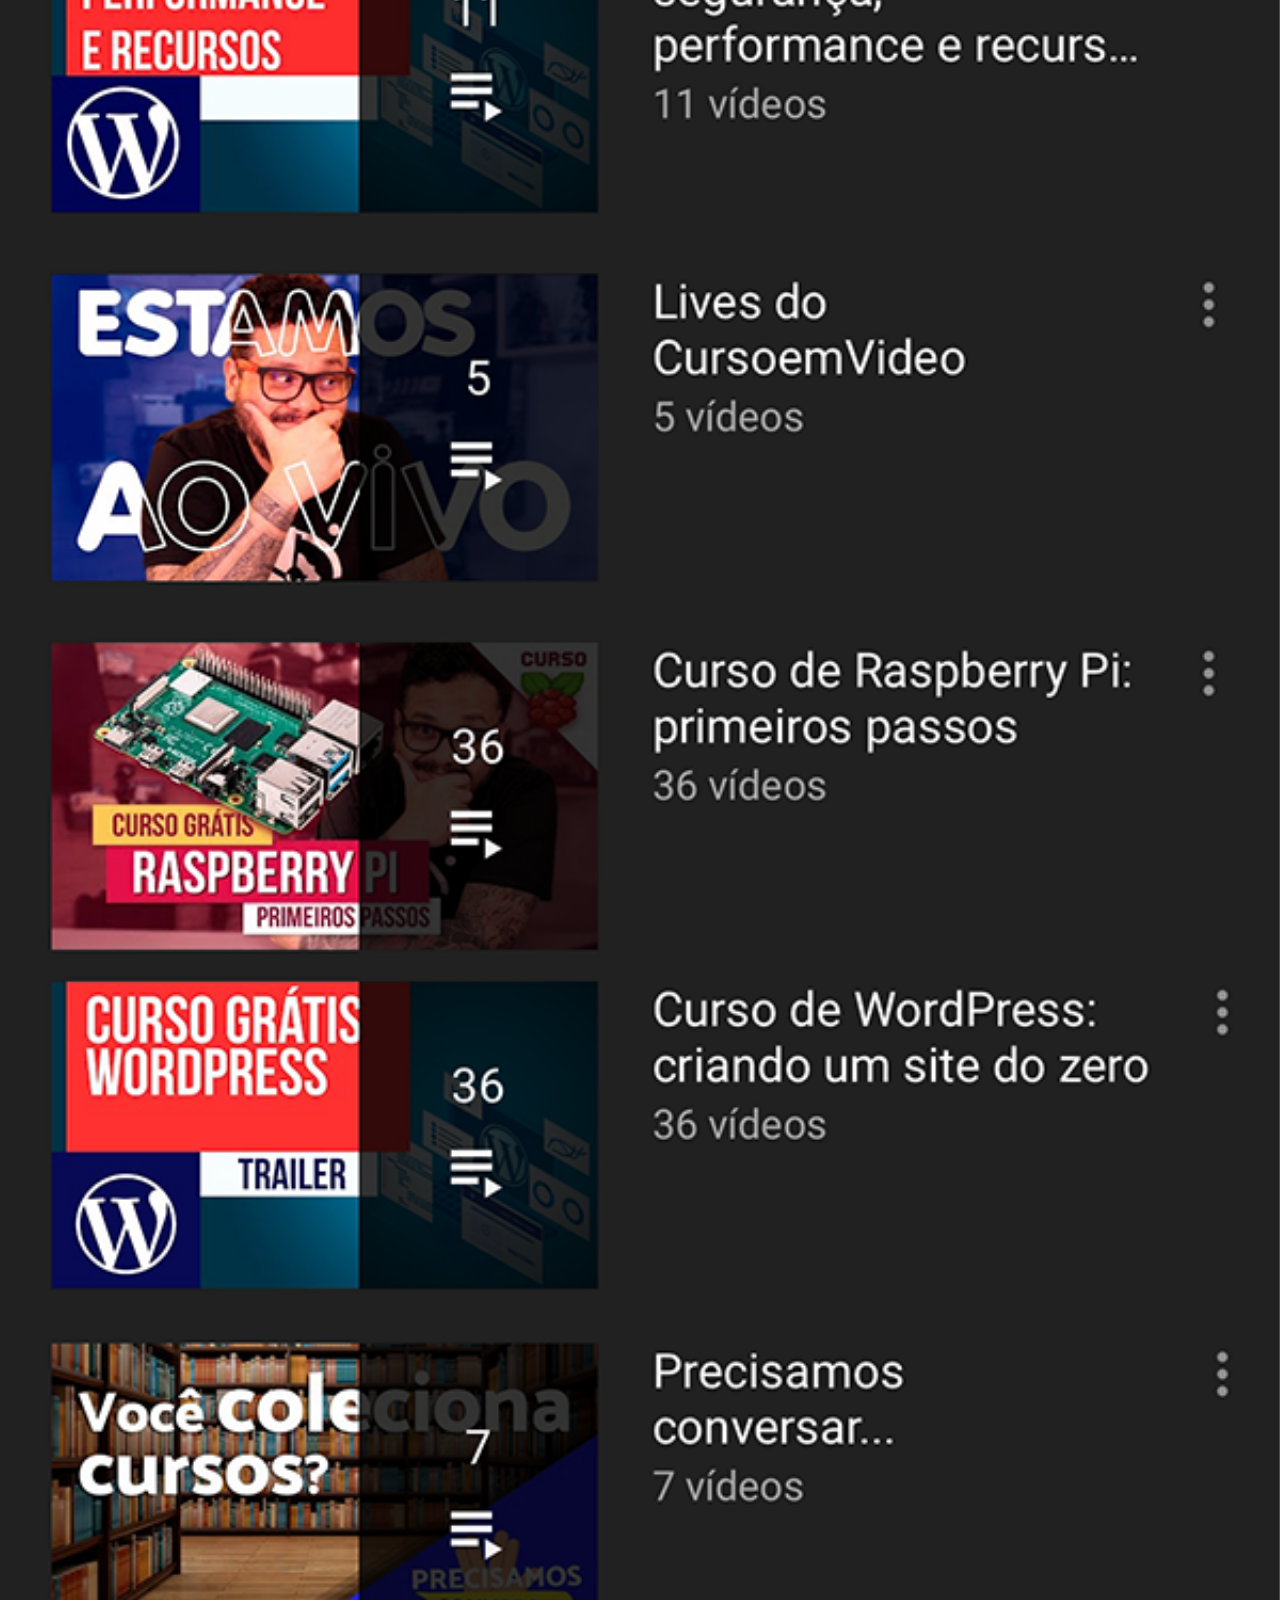
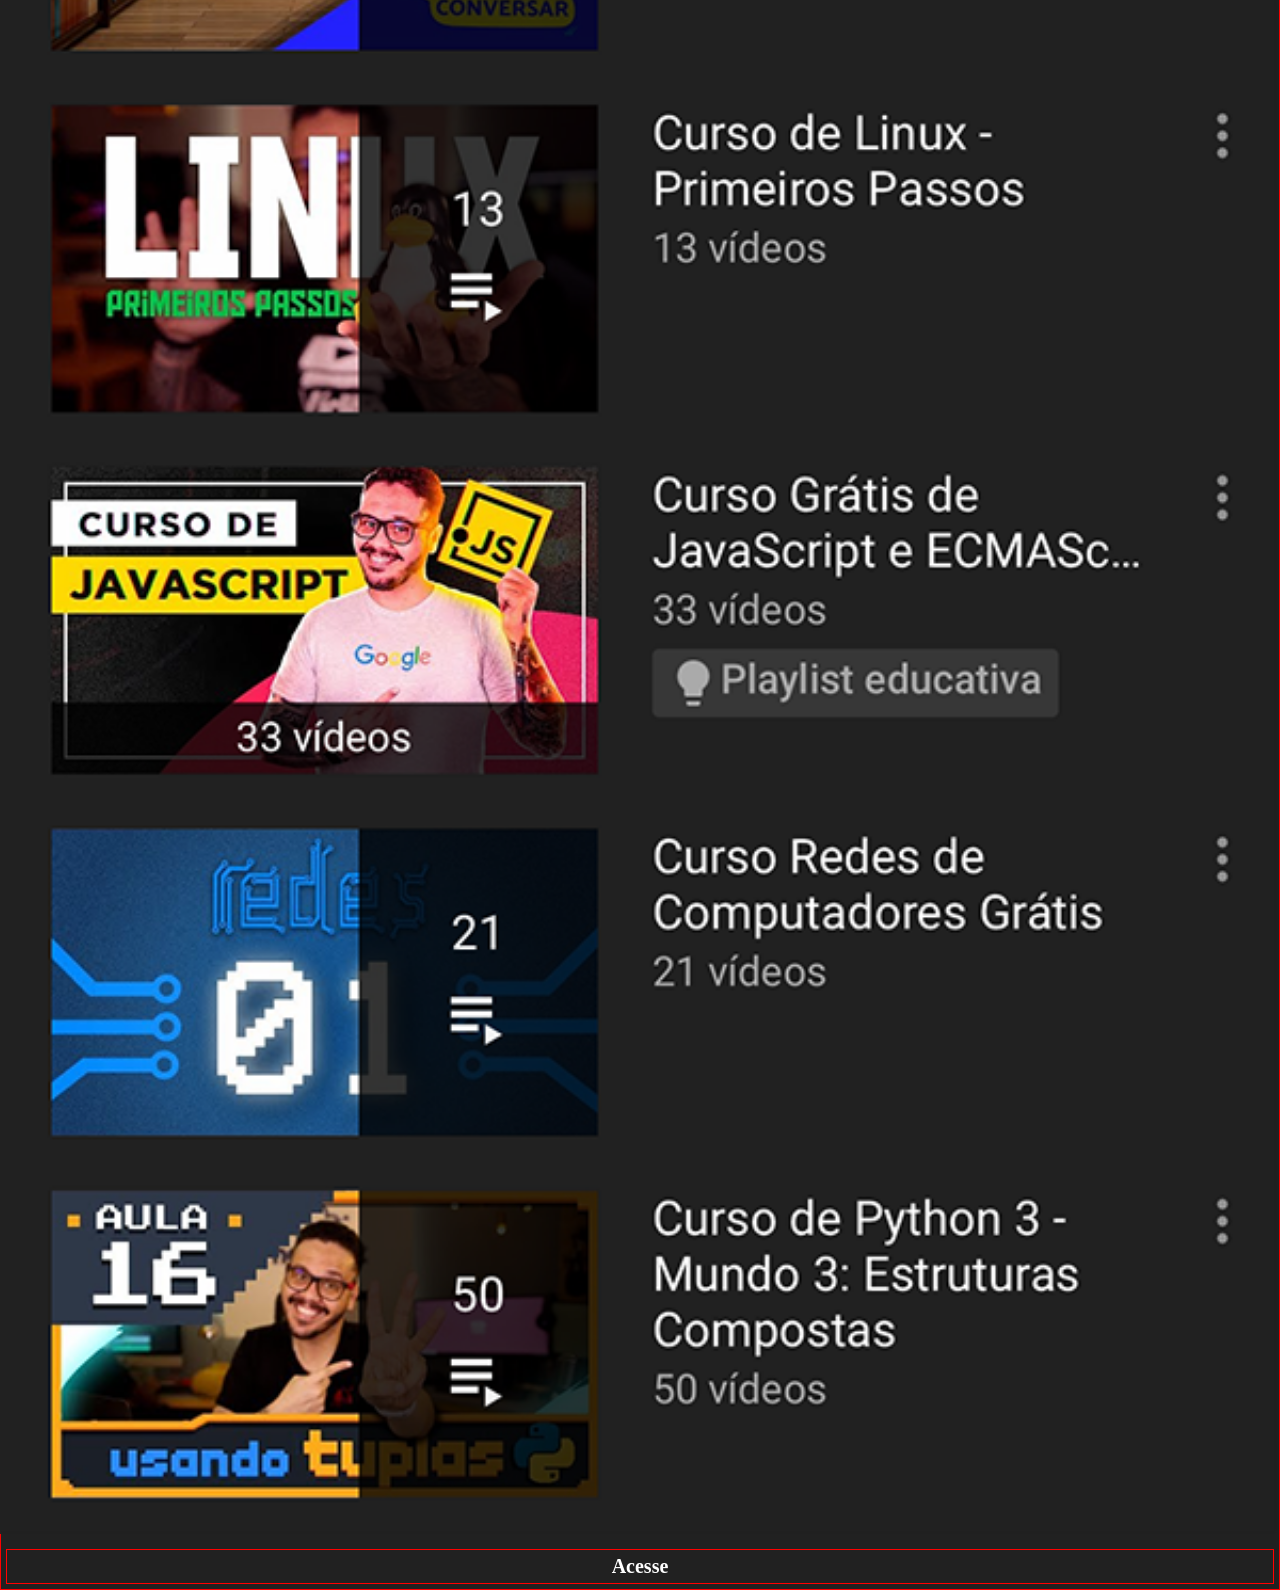
<file: yotube.html>
<!DOCTYPE html>
<html lang="pt-br">
<head>
    <meta charset="UTF-8">
    <meta name="viewport" content="width=device-width, initial-scale=1.0">
    <title>YouTube</title>
</head>
<style>
    *{
        padding: 0;
        margin: 0;
    }
    body::-webkit-scrollbar {
        display: none;            
    }
    section{
        background-color: #212121;
        padding: 5px;
        font-size: 20px;
        font-family: 'Times New Roman', Times, serif;
        font-weight: bold;
        border: 1px solid red;
       
        



    }
    a{
        display: block;
        text-decoration: none;
        text-align: center;
        color: white;
        font-size: 20px;

    }
    img{
        width: 100vw;
        position: relative;
        left: -9px;
        top: -10px;
       

    }
</style>
<body>
    <section>
        <img src="imagens/tela-youtube.png" alt="YouTube">
        <section><a href="https://www.youtube.com/channel/UCXclXr4DHRP3ykj8S0JBTIA" target="_blank" rel="noopener noreferrer">Acesse</a></section>
    </section>
    
</body>
</html>
</file>
<file: style.css>
@charset "UTF-8";
*{
    margin: 0;
    padding: 0;
}
html,body{
    height: 100vh;
    width: 100vw;
    background-color: rgb(255, 255, 255);

}
body{
    background:url('imagens/fundo-madeira.jpg') no-repeat top center;
    background-size: cover;
    background-attachment: fixed;
    background-color: white;
    

}

 


#telefone{
    position: absolute;
    top: 50%;
    left: 50%;
   transform: translate(-50%, -50%);

    height: 625px;
    width: 311px;
    background-color: bisque;
    background: url(imagens/frame-iphone.png) no-repeat;


}
iframe#tela{
    position: relative;
    top: 80px;
    left: 22px;
    width: 268px;
    height: 475px;
    border-radius: 2px;
    
 
}
img{
    width: clamp(4rem, 5vw, 7rem);
    border-radius: 100%;
    padding: 10px;
    position: relative;
    box-sizing: border-box;
    
}
#redes-sociais{
    text-align: right;
    padding:20px;
}

.menu:hover{
   border-style: dashed ;
   color: rgba(255, 255, 255, 0.986);
   transition: 1s;

}
</file>
